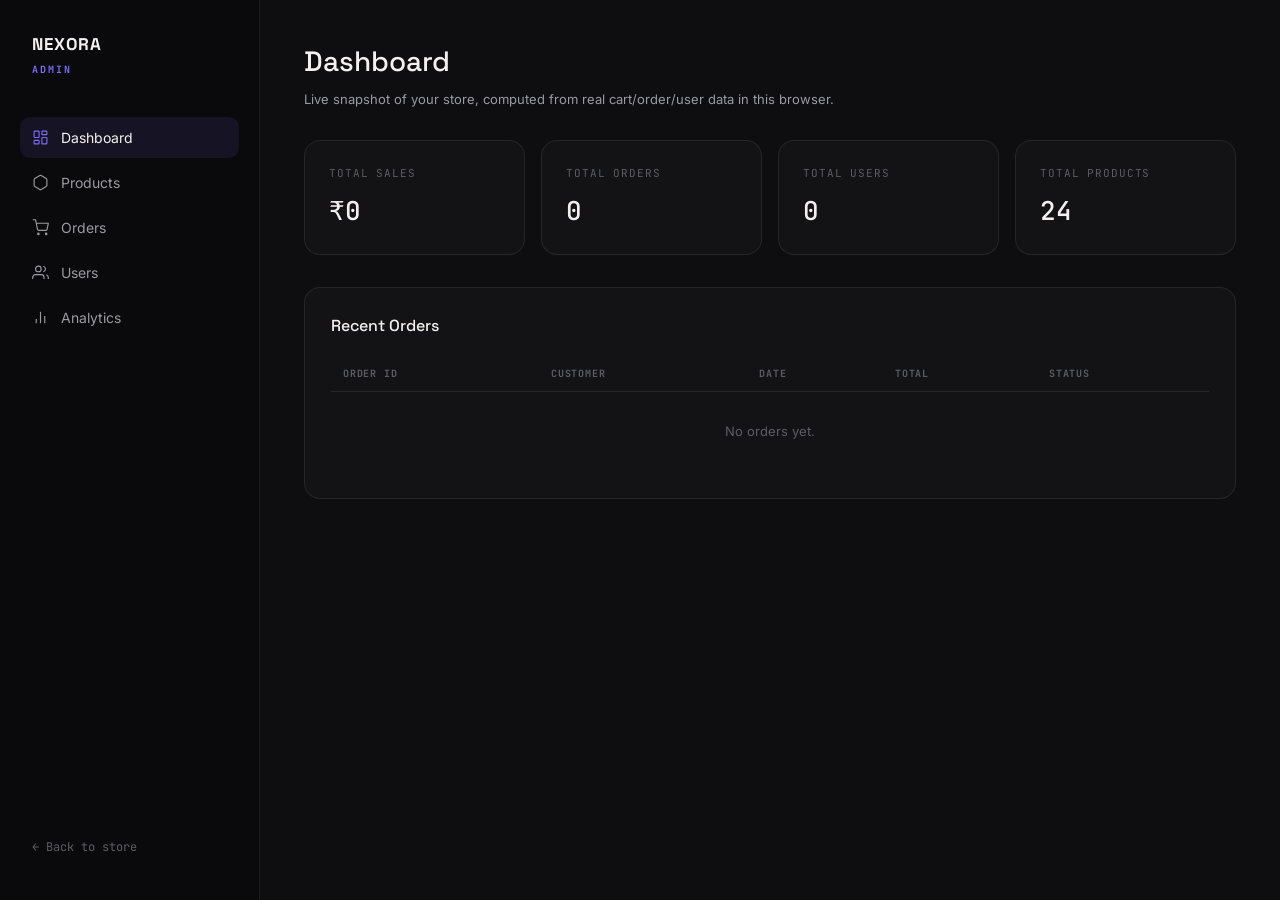
<file: admin.html>
<!DOCTYPE html>
<html lang="en">
<head>
<meta charset="UTF-8">
<meta name="viewport" content="width=device-width, initial-scale=1.0">
<title>Admin — NEXORA</title>

<link rel="preconnect" href="https://fonts.googleapis.com">
<link rel="preconnect" href="https://fonts.gstatic.com" crossorigin>
<link href="https://fonts.googleapis.com/css2?family=Space+Grotesk:wght@400;500;600;700&family=Inter:wght@300;400;500;600&family=JetBrains+Mono:wght@400;500&display=swap" rel="stylesheet">

<link rel="stylesheet" href="css/style.css">
<link rel="stylesheet" href="css/admin.css">
</head>
<body class="admin-body">

<div class="admin-shell">

  <!-- SIDEBAR -->
  <aside class="admin-sidebar">
    <a href="index.html" class="admin-logo">NEXORA<span>ADMIN</span></a>

    <nav class="admin-nav">
      <button class="admin-nav-link active" data-section="dashboard">
        <svg width="17" height="17" viewBox="0 0 24 24" fill="none" stroke="currentColor" stroke-width="1.6"><rect x="3" y="3" width="7" height="9" rx="1"/><rect x="14" y="3" width="7" height="5" rx="1"/><rect x="14" y="12" width="7" height="9" rx="1"/><rect x="3" y="16" width="7" height="5" rx="1"/></svg>
        <span>Dashboard</span>
      </button>
      <button class="admin-nav-link" data-section="products">
        <svg width="17" height="17" viewBox="0 0 24 24" fill="none" stroke="currentColor" stroke-width="1.6"><path d="M21 16V8a2 2 0 0 0-1-1.73l-7-4a2 2 0 0 0-2 0l-7 4A2 2 0 0 0 3 8v8a2 2 0 0 0 1 1.73l7 4a2 2 0 0 0 2 0l7-4A2 2 0 0 0 21 16z"/></svg>
        <span>Products</span>
      </button>
      <button class="admin-nav-link" data-section="orders">
        <svg width="17" height="17" viewBox="0 0 24 24" fill="none" stroke="currentColor" stroke-width="1.6"><circle cx="9" cy="21" r="1"/><circle cx="20" cy="21" r="1"/><path d="M1 1h4l2.7 13.4a2 2 0 0 0 2 1.6h9.7a2 2 0 0 0 2-1.6L23 6H6"/></svg>
        <span>Orders</span>
      </button>
      <button class="admin-nav-link" data-section="users">
        <svg width="17" height="17" viewBox="0 0 24 24" fill="none" stroke="currentColor" stroke-width="1.6"><path d="M17 21v-2a4 4 0 0 0-4-4H5a4 4 0 0 0-4 4v2"/><circle cx="9" cy="7" r="4"/><path d="M23 21v-2a4 4 0 0 0-3-3.87"/><path d="M16 3.13a4 4 0 0 1 0 7.75"/></svg>
        <span>Users</span>
      </button>
      <button class="admin-nav-link" data-section="analytics">
        <svg width="17" height="17" viewBox="0 0 24 24" fill="none" stroke="currentColor" stroke-width="1.6"><path d="M18 20V10"/><path d="M12 20V4"/><path d="M6 20v-6"/></svg>
        <span>Analytics</span>
      </button>
    </nav>

    <a href="index.html" class="admin-exit">← Back to store</a>
  </aside>

  <!-- MAIN CONTENT -->
  <main class="admin-main">

    <!-- ============ DASHBOARD ============ -->
    <section class="admin-section active" id="section-dashboard">
      <div class="admin-header">
        <h1>Dashboard</h1>
        <p>Live snapshot of your store, computed from real cart/order/user data in this browser.</p>
      </div>

      <div class="admin-cards">
        <div class="admin-card">
          <span class="admin-card-label">Total Sales</span>
          <span class="admin-card-value" id="cardSales">₹0</span>
        </div>
        <div class="admin-card">
          <span class="admin-card-label">Total Orders</span>
          <span class="admin-card-value" id="cardOrders">0</span>
        </div>
        <div class="admin-card">
          <span class="admin-card-label">Total Users</span>
          <span class="admin-card-value" id="cardUsers">0</span>
        </div>
        <div class="admin-card">
          <span class="admin-card-label">Total Products</span>
          <span class="admin-card-value" id="cardProducts">0</span>
        </div>
      </div>

      <div class="admin-panel">
        <h3>Recent Orders</h3>
        <div class="table-wrap">
          <table class="admin-table" id="recentOrdersTable">
            <thead><tr><th>Order ID</th><th>Customer</th><th>Date</th><th>Total</th><th>Status</th></tr></thead>
            <tbody></tbody>
          </table>
        </div>
      </div>
    </section>

    <!-- ============ PRODUCTS ============ -->
    <section class="admin-section" id="section-products">
      <div class="admin-header">
        <h1>Products</h1>
        <p>Manage your catalog. New/edited products are saved in this browser (demo storage).</p>
      </div>

      <div class="admin-toolbar">
        <span class="admin-toolbar-count" id="productCount">0 products</span>
        <button class="btn btn-primary" id="addProductBtn"><span>+ ADD PRODUCT</span></button>
      </div>

      <div class="admin-panel">
        <div class="table-wrap">
          <table class="admin-table" id="productsTable">
            <thead><tr><th></th><th>Name</th><th>Category</th><th>Brand</th><th>Price</th><th>Rating</th><th></th></tr></thead>
            <tbody></tbody>
          </table>
        </div>
      </div>
    </section>

    <!-- ============ ORDERS ============ -->
    <section class="admin-section" id="section-orders">
      <div class="admin-header">
        <h1>Orders</h1>
        <p>All orders placed through checkout. Updating status here reflects on the customer's Orders page.</p>
      </div>

      <div class="admin-panel">
        <div class="table-wrap">
          <table class="admin-table" id="ordersTable">
            <thead><tr><th>Order ID</th><th>Customer</th><th>Date</th><th>Items</th><th>Total</th><th>Payment</th><th>Status</th></tr></thead>
            <tbody></tbody>
          </table>
        </div>
      </div>
    </section>

    <!-- ============ USERS ============ -->
    <section class="admin-section" id="section-users">
      <div class="admin-header">
        <h1>Users</h1>
        <p>Everyone who has registered an account in this browser.</p>
      </div>

      <div class="admin-panel">
        <div class="table-wrap">
          <table class="admin-table" id="usersTable">
            <thead><tr><th>Name</th><th>Email</th><th>Joined</th><th>Orders</th></tr></thead>
            <tbody></tbody>
          </table>
        </div>
      </div>
    </section>

    <!-- ============ ANALYTICS ============ -->
    <section class="admin-section" id="section-analytics">
      <div class="admin-header">
        <h1>Analytics</h1>
        <p>Quick breakdowns based on current order data.</p>
      </div>

      <div class="analytics-grid">
        <div class="admin-panel">
          <h3>Units Sold by Category</h3>
          <div class="bar-chart" id="categoryChart"></div>
        </div>
        <div class="admin-panel">
          <h3>Top Products</h3>
          <div class="bar-chart" id="topProductsChart"></div>
        </div>
      </div>
    </section>

  </main>
</div>

<!-- PRODUCT MODAL -->
<div class="admin-modal-overlay" id="productModalOverlay">
  <div class="admin-modal">
    <div class="admin-modal-head">
      <h3 id="productModalTitle">Add Product</h3>
      <button class="admin-modal-close" id="closeProductModal">✕</button>
    </div>
    <form id="productForm">
      <input type="hidden" id="pfId">
      <div class="admin-form-grid">
        <div class="field field-full">
          <label>Product Name</label>
          <input type="text" id="pfName" required>
        </div>
        <div class="field">
          <label>Category</label>
          <select id="pfCategory" required>
            <option>Sneakers</option>
            <option>Watches</option>
            <option>Headphones</option>
            <option>Smartphones</option>
            <option>Gaming</option>
            <option>Accessories</option>
          </select>
        </div>
        <div class="field">
          <label>Brand</label>
          <input type="text" id="pfBrand" required>
        </div>
        <div class="field">
          <label>Price (₹)</label>
          <input type="number" id="pfPrice" required min="0">
        </div>
        <div class="field">
          <label>Old Price (₹)</label>
          <input type="number" id="pfOldPrice" min="0">
        </div>
        <div class="field field-full">
          <label>Image URL</label>
          <input type="text" id="pfImage" placeholder="https://...">
        </div>
        <div class="field field-full">
          <label>Description</label>
          <input type="text" id="pfDescription">
        </div>
      </div>
      <div class="admin-modal-actions">
        <button type="button" class="btn btn-ghost" id="cancelProductModal"><span>CANCEL</span></button>
        <button type="submit" class="btn btn-primary"><span id="pfSubmitLabel">SAVE PRODUCT</span></button>
      </div>
    </form>
  </div>
</div>

<div class="toast" id="toast"></div>

<script src="js/products.js"></script>
<script src="js/admin.js"></script>
</body>
</html>
</file>
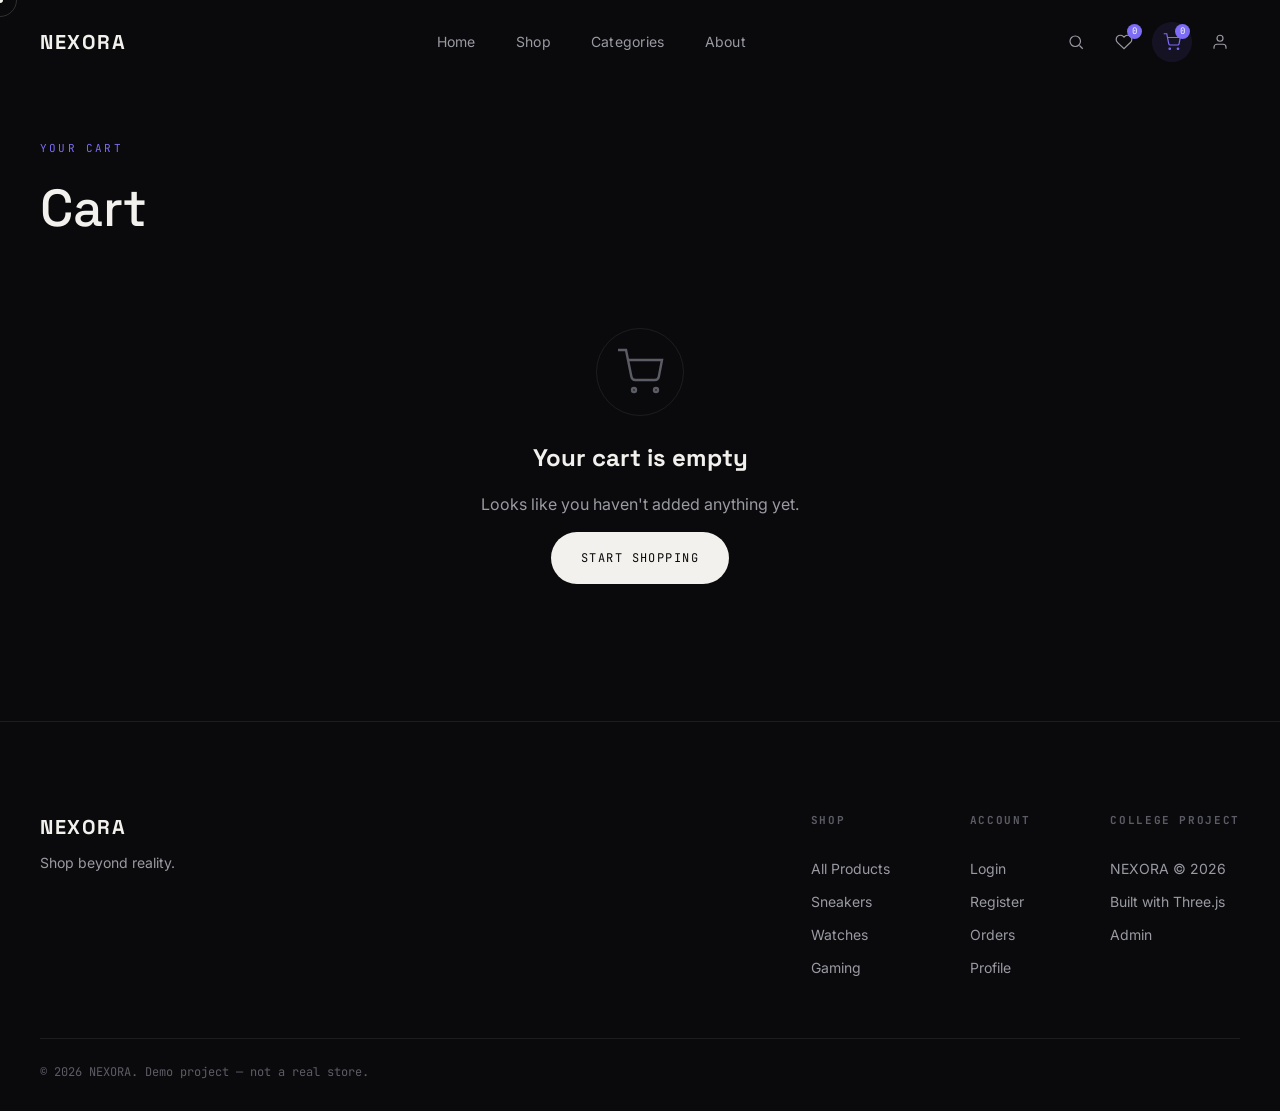
<file: cart.html>
<!DOCTYPE html>
<html lang="en">
<head>
<meta charset="UTF-8">
<meta name="viewport" content="width=device-width, initial-scale=1.0">
<title>Cart — NEXORA</title>

<link rel="preconnect" href="https://fonts.googleapis.com">
<link rel="preconnect" href="https://fonts.gstatic.com" crossorigin>
<link href="https://fonts.googleapis.com/css2?family=Space+Grotesk:wght@400;500;600;700&family=Inter:wght@300;400;500;600&family=JetBrains+Mono:wght@400;500&display=swap" rel="stylesheet">

<link rel="stylesheet" href="css/style.css">
<link rel="stylesheet" href="css/cart.css">
</head>
<body>

<div class="cursor-dot" id="cursorDot"></div>
<div class="cursor-ring" id="cursorRing"></div>

<header class="navbar" id="navbar">
  <div class="nav-inner">
    <a href="index.html" class="logo">NEXORA</a>
    <nav class="nav-links" id="navLinks">
      <a href="index.html" class="nav-link">Home</a>
      <a href="shop.html" class="nav-link">Shop</a>
      <a href="shop.html#categories" class="nav-link">Categories</a>
      <a href="index.html#about" class="nav-link">About</a>
    </nav>
    <div class="nav-actions">
      <button class="icon-btn" id="searchBtn" aria-label="Search">
        <svg width="18" height="18" viewBox="0 0 24 24" fill="none" stroke="currentColor" stroke-width="1.6"><circle cx="11" cy="11" r="7"/><line x1="21" y1="21" x2="16.65" y2="16.65"/></svg>
      </button>
      <a href="wishlist.html" class="icon-btn" aria-label="Wishlist">
        <svg width="18" height="18" viewBox="0 0 24 24" fill="none" stroke="currentColor" stroke-width="1.6"><path d="M20.8 4.6a5.5 5.5 0 0 0-7.8 0L12 5.6l-1-1a5.5 5.5 0 0 0-7.8 7.8l1 1L12 21l7.8-7.6 1-1a5.5 5.5 0 0 0 0-7.8z"/></svg>
        <span class="badge" id="wishlistBadge">0</span>
      </a>
      <a href="cart.html" class="icon-btn active" aria-label="Cart">
        <svg width="18" height="18" viewBox="0 0 24 24" fill="none" stroke="currentColor" stroke-width="1.6"><circle cx="9" cy="21" r="1"/><circle cx="20" cy="21" r="1"/><path d="M1 1h4l2.7 13.4a2 2 0 0 0 2 1.6h9.7a2 2 0 0 0 2-1.6L23 6H6"/></svg>
        <span class="badge" id="cartBadge">0</span>
      </a>
      <a href="login.html" class="icon-btn" aria-label="Account">
        <svg width="18" height="18" viewBox="0 0 24 24" fill="none" stroke="currentColor" stroke-width="1.6"><path d="M20 21v-2a4 4 0 0 0-4-4H8a4 4 0 0 0-4 4v2"/><circle cx="12" cy="7" r="4"/></svg>
      </a>
      <button class="hamburger" id="hamburger" aria-label="Menu"><span></span><span></span><span></span></button>
    </div>
  </div>
  <div class="search-overlay" id="searchOverlay">
    <input type="text" placeholder="Search products, categories..." id="searchInput" autocomplete="off">
    <button class="icon-btn" id="closeSearch">✕</button>
  </div>
</header>

<div class="mobile-menu" id="mobileMenu">
  <a href="index.html">Home</a>
  <a href="shop.html">Shop</a>
  <a href="shop.html#categories">Categories</a>
  <a href="index.html#about">About</a>
  <a href="cart.html">Cart</a>
  <a href="wishlist.html">Wishlist</a>
  <a href="login.html">Account</a>
</div>

<section class="cart-header">
  <p class="eyebrow">YOUR CART</p>
  <h1 id="cartTitle">Cart</h1>
</section>

<!-- EMPTY STATE -->
<div class="cart-empty" id="cartEmpty" style="display:none;">
  <div class="empty-icon">
    <svg width="48" height="48" viewBox="0 0 24 24" fill="none" stroke="currentColor" stroke-width="1.2"><circle cx="9" cy="21" r="1"/><circle cx="20" cy="21" r="1"/><path d="M1 1h4l2.7 13.4a2 2 0 0 0 2 1.6h9.7a2 2 0 0 0 2-1.6L23 6H6"/></svg>
  </div>
  <h2>Your cart is empty</h2>
  <p>Looks like you haven't added anything yet.</p>
  <a href="shop.html" class="btn btn-primary magnetic"><span>START SHOPPING</span></a>
</div>

<!-- CART LAYOUT -->
<div class="cart-layout" id="cartLayout" style="display:none;">
  <div class="cart-items" id="cartItems"></div>

  <aside class="cart-summary">
    <h3>Order Summary</h3>
    <div class="summary-row">
      <span>Subtotal</span>
      <span id="sumSubtotal">₹0</span>
    </div>
    <div class="summary-row discount-row">
      <span>You saved</span>
      <span id="sumDiscount">₹0</span>
    </div>
    <div class="summary-row">
      <span>Shipping</span>
      <span id="sumShipping">₹0</span>
    </div>
    <div class="summary-divider"></div>
    <div class="summary-row total-row">
      <span>Total</span>
      <span id="sumTotal">₹0</span>
    </div>
    <p class="shipping-note" id="shippingNote"></p>
    <a href="checkout.html" class="btn btn-primary magnetic checkout-btn"><span>CHECKOUT</span></a>
    <button class="clear-cart-btn" id="clearCartBtn">Clear cart</button>
  </aside>
</div>

<div class="toast" id="toast"></div>

<footer class="footer">
  <div class="footer-top">
    <div class="footer-brand">
      <div class="logo">NEXORA</div>
      <p>Shop beyond reality.</p>
    </div>
    <div class="footer-cols">
      <div class="footer-col">
        <h4>Shop</h4>
        <a href="shop.html">All Products</a>
        <a href="shop.html?category=Sneakers">Sneakers</a>
        <a href="shop.html?category=Watches">Watches</a>
        <a href="shop.html?category=Gaming">Gaming</a>
      </div>
      <div class="footer-col">
        <h4>Account</h4>
        <a href="login.html">Login</a>
        <a href="register.html">Register</a>
        <a href="orders.html">Orders</a>
        <a href="profile.html">Profile</a>
      </div>
      <div class="footer-col">
        <h4>College Project</h4>
        <a href="#">NEXORA © 2026</a>
        <a href="#">Built with Three.js</a>
        <a href="admin.html">Admin</a>
      </div>
    </div>
  </div>
  <div class="footer-bottom"><span>© 2026 NEXORA. Demo project — not a real store.</span></div>
</footer>

<script src="js/products.js"></script>
<script src="js/main.js"></script>
<script src="js/cart.js"></script>
</body>
</html>
</file>
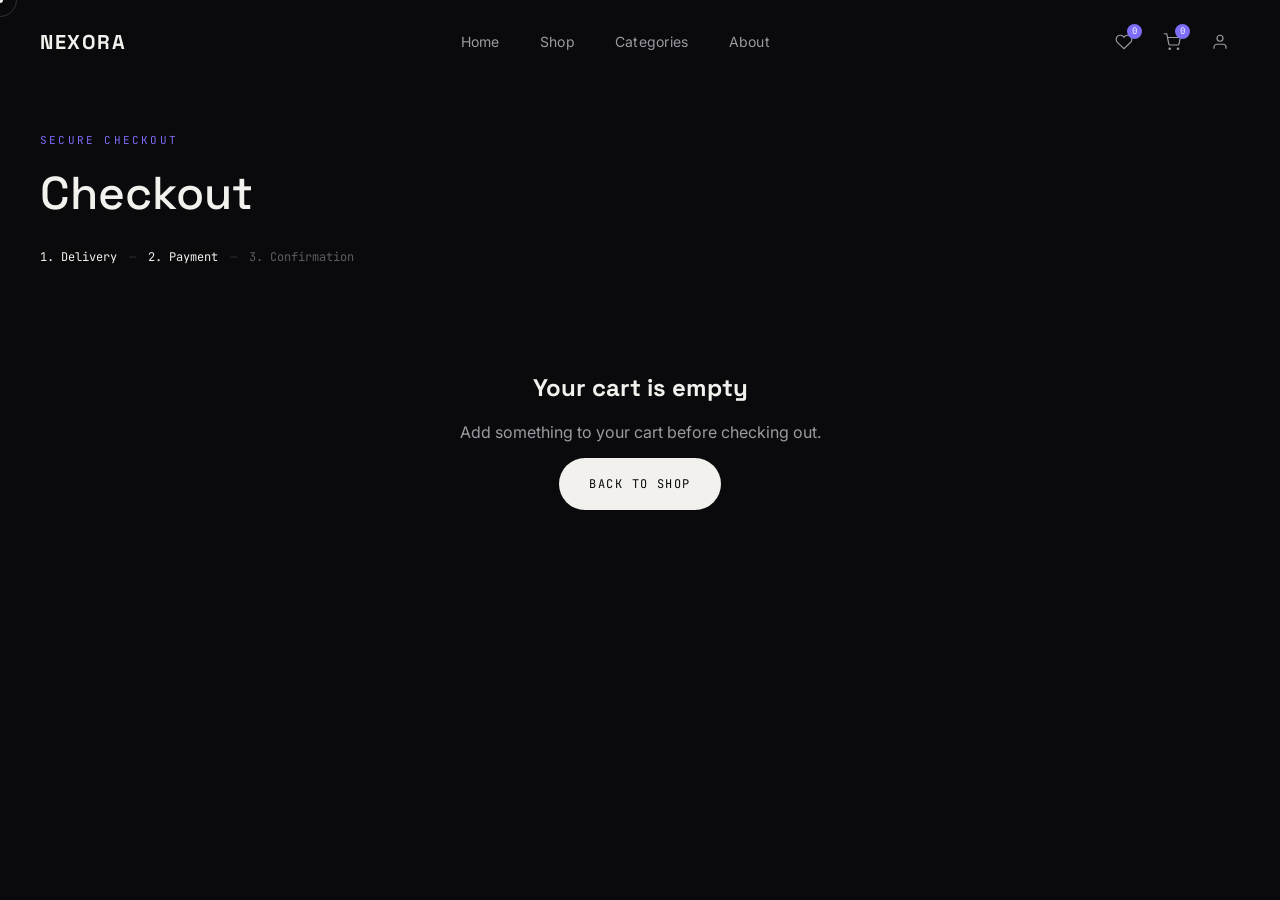
<file: checkout.html>
<!DOCTYPE html>
<html lang="en">
<head>
<meta charset="UTF-8">
<meta name="viewport" content="width=device-width, initial-scale=1.0">
<title>Checkout — NEXORA</title>

<link rel="preconnect" href="https://fonts.googleapis.com">
<link rel="preconnect" href="https://fonts.gstatic.com" crossorigin>
<link href="https://fonts.googleapis.com/css2?family=Space+Grotesk:wght@400;500;600;700&family=Inter:wght@300;400;500;600&family=JetBrains+Mono:wght@400;500&display=swap" rel="stylesheet">

<link rel="stylesheet" href="css/style.css">
<link rel="stylesheet" href="css/checkout.css">
</head>
<body>

<div class="cursor-dot" id="cursorDot"></div>
<div class="cursor-ring" id="cursorRing"></div>

<header class="navbar" id="navbar">
  <div class="nav-inner">
    <a href="index.html" class="logo">NEXORA</a>
    <nav class="nav-links" id="navLinks">
      <a href="index.html" class="nav-link">Home</a>
      <a href="shop.html" class="nav-link">Shop</a>
      <a href="shop.html#categories" class="nav-link">Categories</a>
      <a href="index.html#about" class="nav-link">About</a>
    </nav>
    <div class="nav-actions">
      <a href="wishlist.html" class="icon-btn" aria-label="Wishlist">
        <svg width="18" height="18" viewBox="0 0 24 24" fill="none" stroke="currentColor" stroke-width="1.6"><path d="M20.8 4.6a5.5 5.5 0 0 0-7.8 0L12 5.6l-1-1a5.5 5.5 0 0 0-7.8 7.8l1 1L12 21l7.8-7.6 1-1a5.5 5.5 0 0 0 0-7.8z"/></svg>
        <span class="badge" id="wishlistBadge">0</span>
      </a>
      <a href="cart.html" class="icon-btn" aria-label="Cart">
        <svg width="18" height="18" viewBox="0 0 24 24" fill="none" stroke="currentColor" stroke-width="1.6"><circle cx="9" cy="21" r="1"/><circle cx="20" cy="21" r="1"/><path d="M1 1h4l2.7 13.4a2 2 0 0 0 2 1.6h9.7a2 2 0 0 0 2-1.6L23 6H6"/></svg>
        <span class="badge" id="cartBadge">0</span>
      </a>
      <a href="login.html" class="icon-btn" aria-label="Account">
        <svg width="18" height="18" viewBox="0 0 24 24" fill="none" stroke="currentColor" stroke-width="1.6"><path d="M20 21v-2a4 4 0 0 0-4-4H8a4 4 0 0 0-4 4v2"/><circle cx="12" cy="7" r="4"/></svg>
      </a>
    </div>
  </div>
</header>

<section class="checkout-header">
  <p class="eyebrow">SECURE CHECKOUT</p>
  <h1>Checkout</h1>
  <div class="checkout-steps">
    <span class="step active">1. Delivery</span>
    <span class="step-sep">—</span>
    <span class="step active">2. Payment</span>
    <span class="step-sep">—</span>
    <span class="step">3. Confirmation</span>
  </div>
</section>

<!-- EMPTY CART GUARD -->
<div class="checkout-empty" id="checkoutEmpty" style="display:none;">
  <h2>Your cart is empty</h2>
  <p>Add something to your cart before checking out.</p>
  <a href="shop.html" class="btn btn-primary magnetic"><span>BACK TO SHOP</span></a>
</div>

<!-- CHECKOUT LAYOUT -->
<div class="checkout-layout" id="checkoutLayout">

  <form class="checkout-form" id="checkoutForm" novalidate>

    <!-- DELIVERY INFORMATION -->
    <div class="checkout-section">
      <h3>Delivery Information</h3>
      <div class="form-grid">
        <div class="field">
          <label for="fullName">Name</label>
          <input type="text" id="fullName" required>
          <span class="field-error" id="fullNameError"></span>
        </div>
        <div class="field">
          <label for="phone">Phone</label>
          <input type="tel" id="phone" required placeholder="10-digit mobile number">
          <span class="field-error" id="phoneError"></span>
        </div>
        <div class="field field-full">
          <label for="address">Address</label>
          <input type="text" id="address" required placeholder="House no., street, area">
          <span class="field-error" id="addressError"></span>
        </div>
        <div class="field">
          <label for="city">City</label>
          <input type="text" id="city" required>
          <span class="field-error" id="cityError"></span>
        </div>
        <div class="field">
          <label for="state">State</label>
          <input type="text" id="state" required>
          <span class="field-error" id="stateError"></span>
        </div>
        <div class="field">
          <label for="pincode">Pincode</label>
          <input type="text" id="pincode" required placeholder="6-digit pincode" maxlength="6">
          <span class="field-error" id="pincodeError"></span>
        </div>
      </div>
    </div>

    <!-- PAYMENT -->
    <div class="checkout-section">
      <h3>Payment</h3>
      <div class="payment-options">
        <label class="payment-card">
          <input type="radio" name="payment" value="UPI" checked>
          <div class="payment-card-body">
            <span class="payment-icon">📱</span>
            <span>UPI</span>
          </div>
        </label>
        <label class="payment-card">
          <input type="radio" name="payment" value="Card">
          <div class="payment-card-body">
            <span class="payment-icon">💳</span>
            <span>Credit / Debit Card</span>
          </div>
        </label>
        <label class="payment-card">
          <input type="radio" name="payment" value="COD">
          <div class="payment-card-body">
            <span class="payment-icon">💵</span>
            <span>Cash on Delivery</span>
          </div>
        </label>
      </div>

      <!-- UPI fields -->
      <div class="payment-detail" id="upiFields">
        <div class="field">
          <label for="upiId">UPI ID</label>
          <input type="text" id="upiId" placeholder="yourname@upi">
        </div>
      </div>

      <!-- Card fields -->
      <div class="payment-detail" id="cardFields" style="display:none;">
        <div class="form-grid">
          <div class="field field-full">
            <label for="cardNumber">Card Number</label>
            <input type="text" id="cardNumber" placeholder="1234 5678 9012 3456" maxlength="19">
          </div>
          <div class="field">
            <label for="cardExpiry">Expiry</label>
            <input type="text" id="cardExpiry" placeholder="MM/YY" maxlength="5">
          </div>
          <div class="field">
            <label for="cardCvv">CVV</label>
            <input type="text" id="cardCvv" placeholder="123" maxlength="3">
          </div>
        </div>
      </div>

      <p class="payment-note">This is a college demo — no real payment is processed.</p>
    </div>

  </form>

  <!-- ORDER SUMMARY -->
  <aside class="checkout-summary">
    <h3>Order Summary</h3>
    <div class="summary-items" id="summaryItems"></div>
    <div class="summary-divider"></div>
    <div class="summary-row"><span>Subtotal</span><span id="sumSubtotal">₹0</span></div>
    <div class="summary-row discount-row"><span>You saved</span><span id="sumDiscount">₹0</span></div>
    <div class="summary-row"><span>Shipping</span><span id="sumShipping">₹0</span></div>
    <div class="summary-divider"></div>
    <div class="summary-row total-row"><span>Total</span><span id="sumTotal">₹0</span></div>

    <button type="submit" form="checkoutForm" class="btn btn-primary magnetic place-order-btn" id="placeOrderBtn">
      <span>PLACE ORDER</span>
    </button>
  </aside>
</div>

<!-- ORDER CONFIRMATION OVERLAY -->
<div class="confirm-overlay" id="confirmOverlay">
  <div class="confirm-card">
    <div class="confirm-check">
      <svg width="40" height="40" viewBox="0 0 24 24" fill="none" stroke="currentColor" stroke-width="2.4"><polyline points="20 6 9 17 4 12"/></svg>
    </div>
    <h2>Order Placed!</h2>
    <p>Your order has been confirmed.</p>
    <div class="confirm-order-id" id="confirmOrderId"></div>
    <div class="confirm-actions">
      <a href="orders.html" class="btn btn-primary magnetic"><span>VIEW ORDERS</span></a>
      <a href="shop.html" class="btn btn-ghost magnetic"><span>CONTINUE SHOPPING</span></a>
    </div>
  </div>
</div>

<script src="https://cdnjs.cloudflare.com/ajax/libs/gsap/3.12.5/gsap.min.js"></script>
<script src="js/products.js"></script>
<script src="js/main.js"></script>
<script src="js/checkout.js"></script>
</body>
</html>
</file>
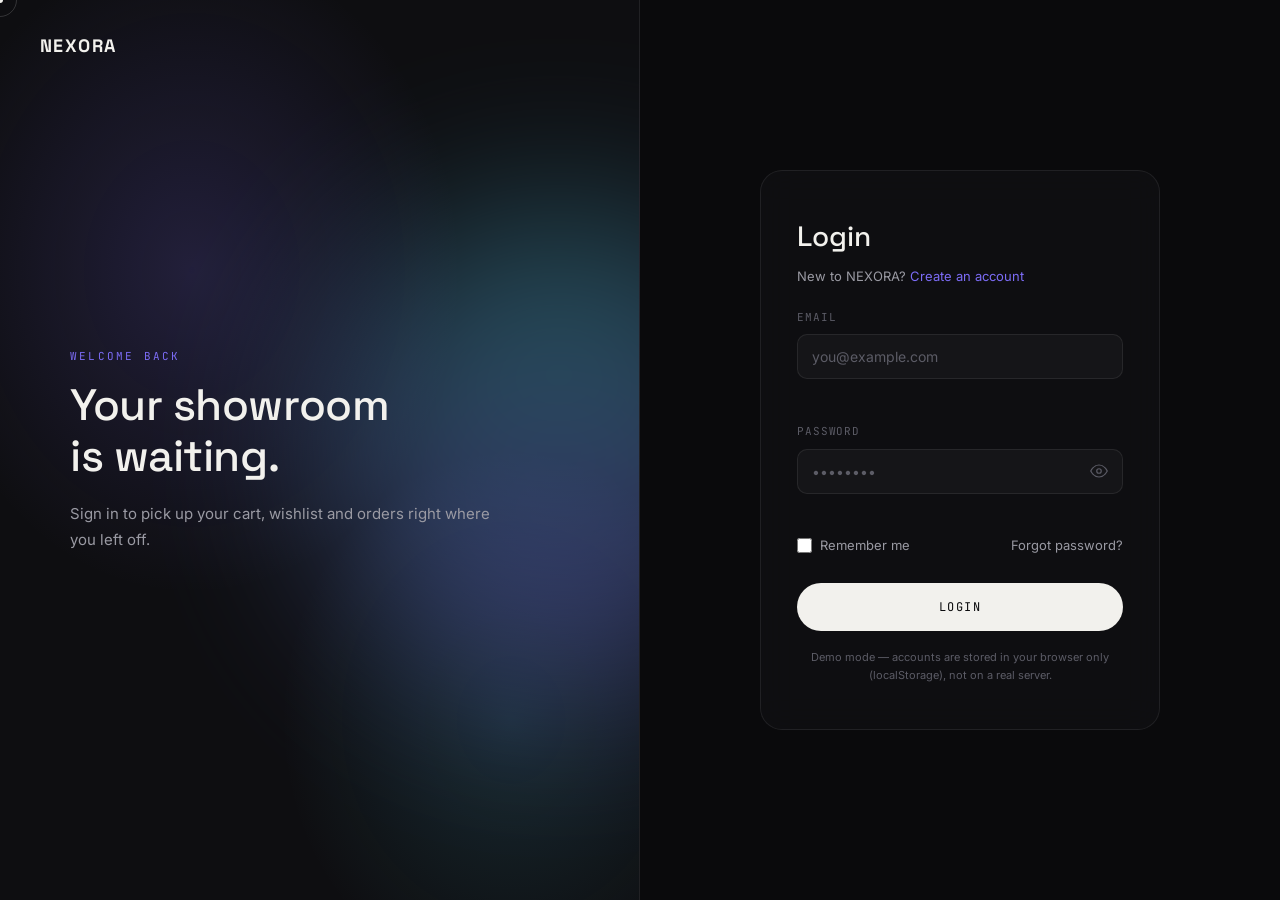
<file: login.html>
<!DOCTYPE html>
<html lang="en">
<head>
<meta charset="UTF-8">
<meta name="viewport" content="width=device-width, initial-scale=1.0">
<title>Login — NEXORA</title>

<link rel="preconnect" href="https://fonts.googleapis.com">
<link rel="preconnect" href="https://fonts.gstatic.com" crossorigin>
<link href="https://fonts.googleapis.com/css2?family=Space+Grotesk:wght@400;500;600;700&family=Inter:wght@300;400;500;600&family=JetBrains+Mono:wght@400;500&display=swap" rel="stylesheet">

<link rel="stylesheet" href="css/style.css">
<link rel="stylesheet" href="css/auth.css">
</head>
<body class="auth-body">

<div class="cursor-dot" id="cursorDot"></div>
<div class="cursor-ring" id="cursorRing"></div>

<a href="index.html" class="auth-logo">NEXORA</a>

<div class="auth-screen">

  <!-- LEFT VISUAL PANEL -->
  <div class="auth-visual">
    <div class="auth-orb"></div>
    <div class="auth-visual-text">
      <p class="eyebrow">WELCOME BACK</p>
      <h2>Your showroom<br>is waiting.</h2>
      <p class="auth-visual-sub">Sign in to pick up your cart, wishlist and orders right where you left off.</p>
    </div>
  </div>

  <!-- RIGHT FORM PANEL -->
  <div class="auth-form-panel">
    <div class="auth-card">
      <h1>Login</h1>
      <p class="auth-sub">New to NEXORA? <a href="register.html">Create an account</a></p>

      <form id="loginForm" novalidate>
        <div class="field">
          <label for="email">Email</label>
          <input type="email" id="email" name="email" placeholder="you@example.com" required autocomplete="email">
          <span class="field-error" id="emailError"></span>
        </div>

        <div class="field">
          <label for="password">Password</label>
          <div class="password-wrap">
            <input type="password" id="password" name="password" placeholder="••••••••" required autocomplete="current-password">
            <button type="button" class="toggle-password" data-target="password" aria-label="Show password">
              <svg width="18" height="18" viewBox="0 0 24 24" fill="none" stroke="currentColor" stroke-width="1.6"><path d="M1 12s4-8 11-8 11 8 11 8-4 8-11 8-11-8-11-8z"/><circle cx="12" cy="12" r="3"/></svg>
            </button>
          </div>
          <span class="field-error" id="passwordError"></span>
        </div>

        <div class="field-row">
          <label class="checkbox-row">
            <input type="checkbox" id="rememberMe">
            <span>Remember me</span>
          </label>
          <a href="#" class="forgot-link">Forgot password?</a>
        </div>

        <button type="submit" class="btn btn-primary auth-submit magnetic"><span>LOGIN</span></button>

        <p class="auth-demo-note">Demo mode — accounts are stored in your browser only (localStorage), not on a real server.</p>
      </form>
    </div>
  </div>
</div>

<div class="toast" id="toast"></div>

<script src="js/auth.js"></script>
<script src="js/main.js"></script>
</body>
</html>
</file>
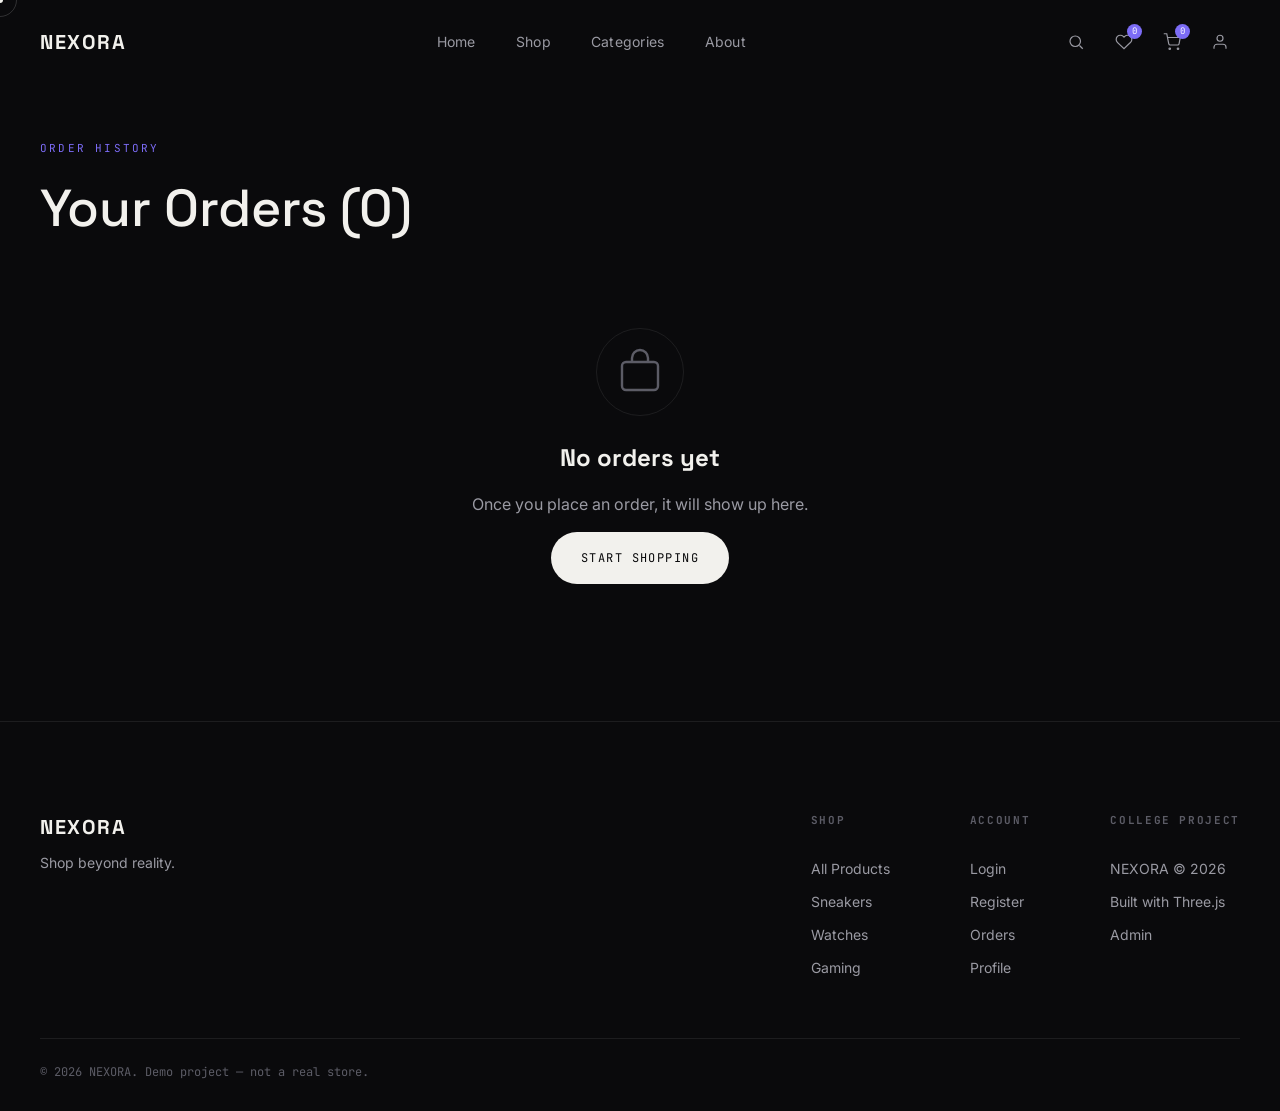
<file: orders.html>
<!DOCTYPE html>
<html lang="en">
<head>
<meta charset="UTF-8">
<meta name="viewport" content="width=device-width, initial-scale=1.0">
<title>Orders — NEXORA</title>

<link rel="preconnect" href="https://fonts.googleapis.com">
<link rel="preconnect" href="https://fonts.gstatic.com" crossorigin>
<link href="https://fonts.googleapis.com/css2?family=Space+Grotesk:wght@400;500;600;700&family=Inter:wght@300;400;500;600&family=JetBrains+Mono:wght@400;500&display=swap" rel="stylesheet">

<link rel="stylesheet" href="css/style.css">
<link rel="stylesheet" href="css/orders.css">
</head>
<body>

<div class="cursor-dot" id="cursorDot"></div>
<div class="cursor-ring" id="cursorRing"></div>

<header class="navbar" id="navbar">
  <div class="nav-inner">
    <a href="index.html" class="logo">NEXORA</a>
    <nav class="nav-links" id="navLinks">
      <a href="index.html" class="nav-link">Home</a>
      <a href="shop.html" class="nav-link">Shop</a>
      <a href="shop.html#categories" class="nav-link">Categories</a>
      <a href="index.html#about" class="nav-link">About</a>
    </nav>
    <div class="nav-actions">
      <button class="icon-btn" id="searchBtn" aria-label="Search">
        <svg width="18" height="18" viewBox="0 0 24 24" fill="none" stroke="currentColor" stroke-width="1.6"><circle cx="11" cy="11" r="7"/><line x1="21" y1="21" x2="16.65" y2="16.65"/></svg>
      </button>
      <a href="wishlist.html" class="icon-btn" aria-label="Wishlist">
        <svg width="18" height="18" viewBox="0 0 24 24" fill="none" stroke="currentColor" stroke-width="1.6"><path d="M20.8 4.6a5.5 5.5 0 0 0-7.8 0L12 5.6l-1-1a5.5 5.5 0 0 0-7.8 7.8l1 1L12 21l7.8-7.6 1-1a5.5 5.5 0 0 0 0-7.8z"/></svg>
        <span class="badge" id="wishlistBadge">0</span>
      </a>
      <a href="cart.html" class="icon-btn" aria-label="Cart">
        <svg width="18" height="18" viewBox="0 0 24 24" fill="none" stroke="currentColor" stroke-width="1.6"><circle cx="9" cy="21" r="1"/><circle cx="20" cy="21" r="1"/><path d="M1 1h4l2.7 13.4a2 2 0 0 0 2 1.6h9.7a2 2 0 0 0 2-1.6L23 6H6"/></svg>
        <span class="badge" id="cartBadge">0</span>
      </a>
      <a href="login.html" class="icon-btn" aria-label="Account">
        <svg width="18" height="18" viewBox="0 0 24 24" fill="none" stroke="currentColor" stroke-width="1.6"><path d="M20 21v-2a4 4 0 0 0-4-4H8a4 4 0 0 0-4 4v2"/><circle cx="12" cy="7" r="4"/></svg>
      </a>
      <button class="hamburger" id="hamburger" aria-label="Menu"><span></span><span></span><span></span></button>
    </div>
  </div>
  <div class="search-overlay" id="searchOverlay">
    <input type="text" placeholder="Search products, categories..." id="searchInput" autocomplete="off">
    <button class="icon-btn" id="closeSearch">✕</button>
  </div>
</header>

<div class="mobile-menu" id="mobileMenu">
  <a href="index.html">Home</a>
  <a href="shop.html">Shop</a>
  <a href="shop.html#categories">Categories</a>
  <a href="index.html#about">About</a>
  <a href="cart.html">Cart</a>
  <a href="wishlist.html">Wishlist</a>
  <a href="login.html">Account</a>
</div>

<section class="orders-header">
  <p class="eyebrow">ORDER HISTORY</p>
  <h1 id="ordersTitle">Your Orders</h1>
</section>

<!-- EMPTY STATE -->
<div class="orders-empty" id="ordersEmpty" style="display:none;">
  <div class="empty-icon">
    <svg width="48" height="48" viewBox="0 0 24 24" fill="none" stroke="currentColor" stroke-width="1.2"><rect x="3" y="7" width="18" height="14" rx="2"/><path d="M8 7V5a4 4 0 0 1 8 0v2"/></svg>
  </div>
  <h2>No orders yet</h2>
  <p>Once you place an order, it will show up here.</p>
  <a href="shop.html" class="btn btn-primary magnetic"><span>START SHOPPING</span></a>
</div>

<!-- ORDERS LIST -->
<div class="orders-list" id="ordersList"></div>

<footer class="footer">
  <div class="footer-top">
    <div class="footer-brand">
      <div class="logo">NEXORA</div>
      <p>Shop beyond reality.</p>
    </div>
    <div class="footer-cols">
      <div class="footer-col">
        <h4>Shop</h4>
        <a href="shop.html">All Products</a>
        <a href="shop.html?category=Sneakers">Sneakers</a>
        <a href="shop.html?category=Watches">Watches</a>
        <a href="shop.html?category=Gaming">Gaming</a>
      </div>
      <div class="footer-col">
        <h4>Account</h4>
        <a href="login.html">Login</a>
        <a href="register.html">Register</a>
        <a href="orders.html">Orders</a>
        <a href="profile.html">Profile</a>
      </div>
      <div class="footer-col">
        <h4>College Project</h4>
        <a href="#">NEXORA © 2026</a>
        <a href="#">Built with Three.js</a>
        <a href="admin.html">Admin</a>
      </div>
    </div>
  </div>
  <div class="footer-bottom"><span>© 2026 NEXORA. Demo project — not a real store.</span></div>
</footer>

<script src="js/products.js"></script>
<script src="js/main.js"></script>
<script src="js/orders.js"></script>
</body>
</html>
</file>
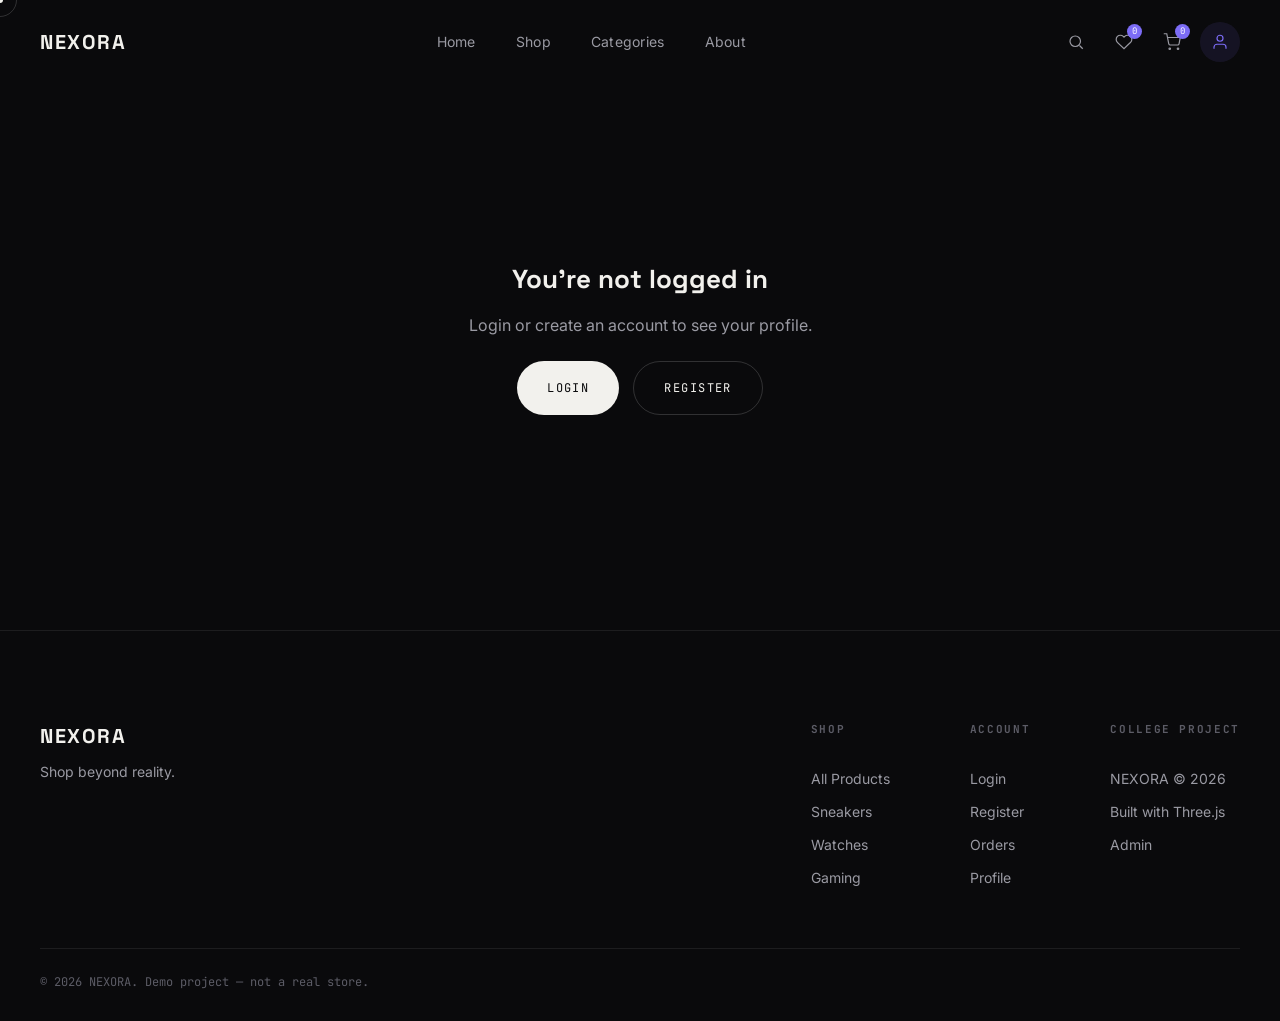
<file: profile.html>
<!DOCTYPE html>
<html lang="en">
<head>
<meta charset="UTF-8">
<meta name="viewport" content="width=device-width, initial-scale=1.0">
<title>Profile — NEXORA</title>

<link rel="preconnect" href="https://fonts.googleapis.com">
<link rel="preconnect" href="https://fonts.gstatic.com" crossorigin>
<link href="https://fonts.googleapis.com/css2?family=Space+Grotesk:wght@400;500;600;700&family=Inter:wght@300;400;500;600&family=JetBrains+Mono:wght@400;500&display=swap" rel="stylesheet">

<link rel="stylesheet" href="css/style.css">
<link rel="stylesheet" href="css/profile.css">
</head>
<body>

<div class="cursor-dot" id="cursorDot"></div>
<div class="cursor-ring" id="cursorRing"></div>

<header class="navbar" id="navbar">
  <div class="nav-inner">
    <a href="index.html" class="logo">NEXORA</a>
    <nav class="nav-links" id="navLinks">
      <a href="index.html" class="nav-link">Home</a>
      <a href="shop.html" class="nav-link">Shop</a>
      <a href="shop.html#categories" class="nav-link">Categories</a>
      <a href="index.html#about" class="nav-link">About</a>
    </nav>
    <div class="nav-actions">
      <button class="icon-btn" id="searchBtn" aria-label="Search">
        <svg width="18" height="18" viewBox="0 0 24 24" fill="none" stroke="currentColor" stroke-width="1.6"><circle cx="11" cy="11" r="7"/><line x1="21" y1="21" x2="16.65" y2="16.65"/></svg>
      </button>
      <a href="wishlist.html" class="icon-btn" aria-label="Wishlist">
        <svg width="18" height="18" viewBox="0 0 24 24" fill="none" stroke="currentColor" stroke-width="1.6"><path d="M20.8 4.6a5.5 5.5 0 0 0-7.8 0L12 5.6l-1-1a5.5 5.5 0 0 0-7.8 7.8l1 1L12 21l7.8-7.6 1-1a5.5 5.5 0 0 0 0-7.8z"/></svg>
        <span class="badge" id="wishlistBadge">0</span>
      </a>
      <a href="cart.html" class="icon-btn" aria-label="Cart">
        <svg width="18" height="18" viewBox="0 0 24 24" fill="none" stroke="currentColor" stroke-width="1.6"><circle cx="9" cy="21" r="1"/><circle cx="20" cy="21" r="1"/><path d="M1 1h4l2.7 13.4a2 2 0 0 0 2 1.6h9.7a2 2 0 0 0 2-1.6L23 6H6"/></svg>
        <span class="badge" id="cartBadge">0</span>
      </a>
      <a href="profile.html" class="icon-btn active" aria-label="Account">
        <svg width="18" height="18" viewBox="0 0 24 24" fill="none" stroke="currentColor" stroke-width="1.6"><path d="M20 21v-2a4 4 0 0 0-4-4H8a4 4 0 0 0-4 4v2"/><circle cx="12" cy="7" r="4"/></svg>
      </a>
      <button class="hamburger" id="hamburger" aria-label="Menu"><span></span><span></span><span></span></button>
    </div>
  </div>
</header>

<div class="mobile-menu" id="mobileMenu">
  <a href="index.html">Home</a>
  <a href="shop.html">Shop</a>
  <a href="shop.html#categories">Categories</a>
  <a href="index.html#about">About</a>
  <a href="cart.html">Cart</a>
  <a href="wishlist.html">Wishlist</a>
  <a href="profile.html">Account</a>
</div>

<!-- LOGGED OUT STATE -->
<div class="profile-guest" id="profileGuest" style="display:none;">
  <h2>You're not logged in</h2>
  <p>Login or create an account to see your profile.</p>
  <div class="guest-actions">
    <a href="login.html" class="btn btn-primary magnetic"><span>LOGIN</span></a>
    <a href="register.html" class="btn btn-ghost magnetic"><span>REGISTER</span></a>
  </div>
</div>

<!-- PROFILE ---------- -->
<section class="profile-page" id="profilePage" style="display:none;">

  <div class="profile-hero">
    <div class="profile-avatar" id="profileAvatar"></div>
    <div class="profile-hero-info">
      <h1 id="profileName">—</h1>
      <p id="profileEmail">—</p>
    </div>
    <button class="btn btn-ghost magnetic logout-btn" id="logoutBtn"><span>LOGOUT</span></button>
  </div>

  <div class="profile-stats">
    <div class="stat-card">
      <span class="stat-value" id="statOrders">0</span>
      <span class="stat-label">Orders</span>
    </div>
    <div class="stat-card">
      <span class="stat-value" id="statWishlist">0</span>
      <span class="stat-label">Wishlist</span>
    </div>
    <div class="stat-card">
      <span class="stat-value" id="statCart">0</span>
      <span class="stat-label">In Cart</span>
    </div>
    <div class="stat-card">
      <span class="stat-value" id="statSpent">₹0</span>
      <span class="stat-label">Total Spent</span>
    </div>
  </div>

  <div class="profile-details">
    <h3>Account Information</h3>
    <div class="detail-row">
      <span class="detail-label">Full Name</span>
      <span class="detail-value" id="detailName">—</span>
    </div>
    <div class="detail-row">
      <span class="detail-label">Email</span>
      <span class="detail-value" id="detailEmail">—</span>
    </div>
    <div class="detail-row">
      <span class="detail-label">Phone</span>
      <span class="detail-value" id="detailPhone">Not added yet</span>
    </div>
    <div class="detail-row">
      <span class="detail-label">Address</span>
      <span class="detail-value" id="detailAddress">Not added yet</span>
    </div>
    <p class="detail-hint">Phone and address are pulled from your most recent order, if any.</p>
  </div>

  <div class="profile-links">
    <a href="orders.html" class="profile-link-card">
      <span>View Orders</span>
      <svg width="16" height="16" viewBox="0 0 24 24" fill="none" stroke="currentColor" stroke-width="2"><line x1="5" y1="12" x2="19" y2="12"/><polyline points="12 5 19 12 12 19"/></svg>
    </a>
    <a href="wishlist.html" class="profile-link-card">
      <span>View Wishlist</span>
      <svg width="16" height="16" viewBox="0 0 24 24" fill="none" stroke="currentColor" stroke-width="2"><line x1="5" y1="12" x2="19" y2="12"/><polyline points="12 5 19 12 12 19"/></svg>
    </a>
    <a href="cart.html" class="profile-link-card">
      <span>View Cart</span>
      <svg width="16" height="16" viewBox="0 0 24 24" fill="none" stroke="currentColor" stroke-width="2"><line x1="5" y1="12" x2="19" y2="12"/><polyline points="12 5 19 12 12 19"/></svg>
    </a>
  </div>
</section>

<footer class="footer">
  <div class="footer-top">
    <div class="footer-brand">
      <div class="logo">NEXORA</div>
      <p>Shop beyond reality.</p>
    </div>
    <div class="footer-cols">
      <div class="footer-col">
        <h4>Shop</h4>
        <a href="shop.html">All Products</a>
        <a href="shop.html?category=Sneakers">Sneakers</a>
        <a href="shop.html?category=Watches">Watches</a>
        <a href="shop.html?category=Gaming">Gaming</a>
      </div>
      <div class="footer-col">
        <h4>Account</h4>
        <a href="login.html">Login</a>
        <a href="register.html">Register</a>
        <a href="orders.html">Orders</a>
        <a href="profile.html">Profile</a>
      </div>
      <div class="footer-col">
        <h4>College Project</h4>
        <a href="#">NEXORA © 2026</a>
        <a href="#">Built with Three.js</a>
        <a href="admin.html">Admin</a>
      </div>
    </div>
  </div>
  <div class="footer-bottom"><span>© 2026 NEXORA. Demo project — not a real store.</span></div>
</footer>

<script src="js/products.js"></script>
<script src="js/auth.js"></script>
<script src="js/main.js"></script>
<script src="js/profile.js"></script>
</body>
</html>
</file>
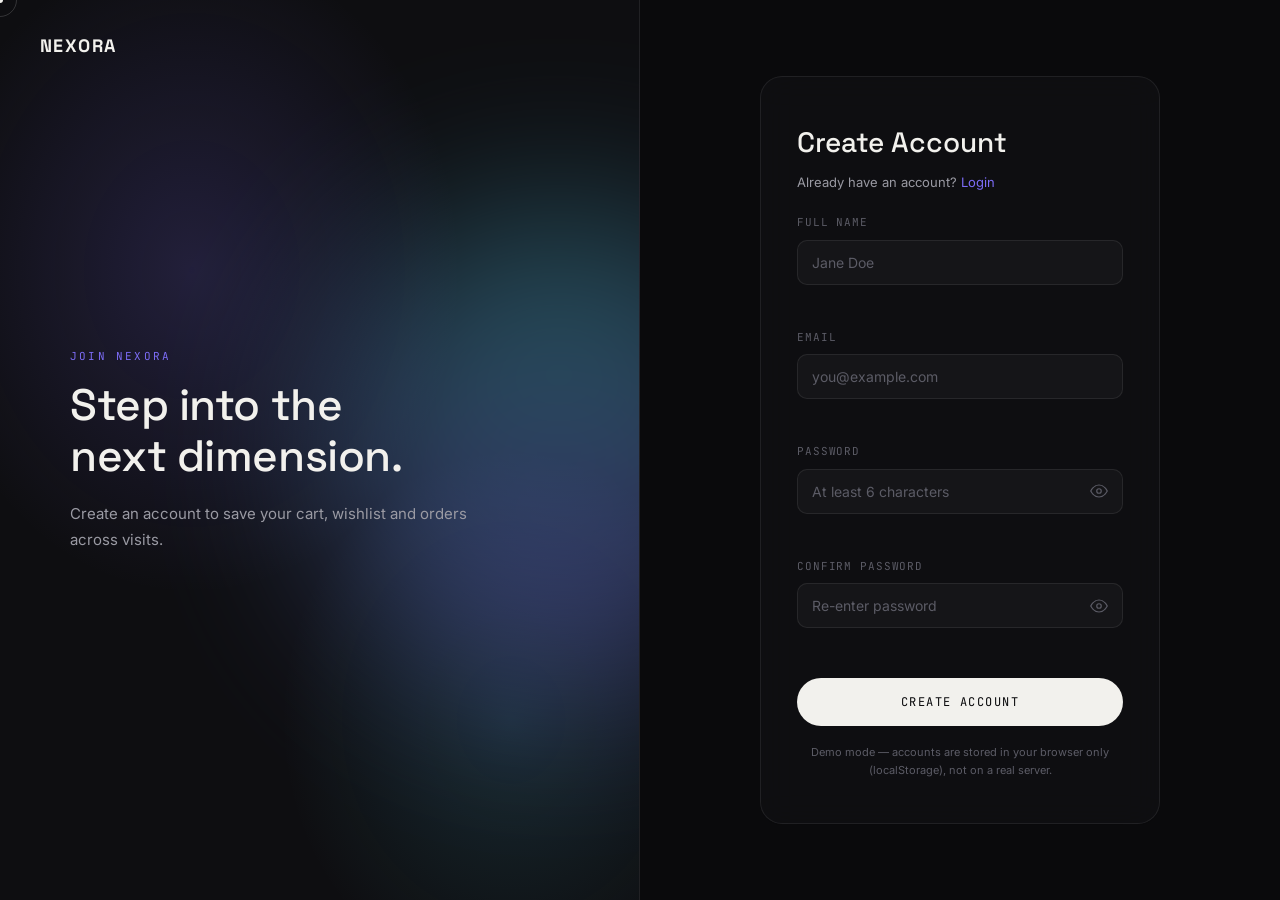
<file: register.html>
<!DOCTYPE html>
<html lang="en">
<head>
<meta charset="UTF-8">
<meta name="viewport" content="width=device-width, initial-scale=1.0">
<title>Register — NEXORA</title>

<link rel="preconnect" href="https://fonts.googleapis.com">
<link rel="preconnect" href="https://fonts.gstatic.com" crossorigin>
<link href="https://fonts.googleapis.com/css2?family=Space+Grotesk:wght@400;500;600;700&family=Inter:wght@300;400;500;600&family=JetBrains+Mono:wght@400;500&display=swap" rel="stylesheet">

<link rel="stylesheet" href="css/style.css">
<link rel="stylesheet" href="css/auth.css">
</head>
<body class="auth-body">

<div class="cursor-dot" id="cursorDot"></div>
<div class="cursor-ring" id="cursorRing"></div>

<a href="index.html" class="auth-logo">NEXORA</a>

<div class="auth-screen">

  <!-- LEFT VISUAL PANEL -->
  <div class="auth-visual">
    <div class="auth-orb"></div>
    <div class="auth-visual-text">
      <p class="eyebrow">JOIN NEXORA</p>
      <h2>Step into the<br>next dimension.</h2>
      <p class="auth-visual-sub">Create an account to save your cart, wishlist and orders across visits.</p>
    </div>
  </div>

  <!-- RIGHT FORM PANEL -->
  <div class="auth-form-panel">
    <div class="auth-card">
      <h1>Create Account</h1>
      <p class="auth-sub">Already have an account? <a href="login.html">Login</a></p>

      <form id="registerForm" novalidate>
        <div class="field">
          <label for="fullName">Full Name</label>
          <input type="text" id="fullName" name="fullName" placeholder="Jane Doe" required autocomplete="name">
          <span class="field-error" id="fullNameError"></span>
        </div>

        <div class="field">
          <label for="email">Email</label>
          <input type="email" id="email" name="email" placeholder="you@example.com" required autocomplete="email">
          <span class="field-error" id="emailError"></span>
        </div>

        <div class="field">
          <label for="password">Password</label>
          <div class="password-wrap">
            <input type="password" id="password" name="password" placeholder="At least 6 characters" required autocomplete="new-password">
            <button type="button" class="toggle-password" data-target="password" aria-label="Show password">
              <svg width="18" height="18" viewBox="0 0 24 24" fill="none" stroke="currentColor" stroke-width="1.6"><path d="M1 12s4-8 11-8 11 8 11 8-4 8-11 8-11-8-11-8z"/><circle cx="12" cy="12" r="3"/></svg>
            </button>
          </div>
          <span class="field-error" id="passwordError"></span>
        </div>

        <div class="field">
          <label for="confirmPassword">Confirm Password</label>
          <div class="password-wrap">
            <input type="password" id="confirmPassword" name="confirmPassword" placeholder="Re-enter password" required autocomplete="new-password">
            <button type="button" class="toggle-password" data-target="confirmPassword" aria-label="Show password">
              <svg width="18" height="18" viewBox="0 0 24 24" fill="none" stroke="currentColor" stroke-width="1.6"><path d="M1 12s4-8 11-8 11 8 11 8-4 8-11 8-11-8-11-8z"/><circle cx="12" cy="12" r="3"/></svg>
            </button>
          </div>
          <span class="field-error" id="confirmPasswordError"></span>
        </div>

        <button type="submit" class="btn btn-primary auth-submit magnetic"><span>CREATE ACCOUNT</span></button>

        <p class="auth-demo-note">Demo mode — accounts are stored in your browser only (localStorage), not on a real server.</p>
      </form>
    </div>
  </div>
</div>

<div class="toast" id="toast"></div>

<script src="js/auth.js"></script>
<script src="js/main.js"></script>
</body>
</html>
</file>
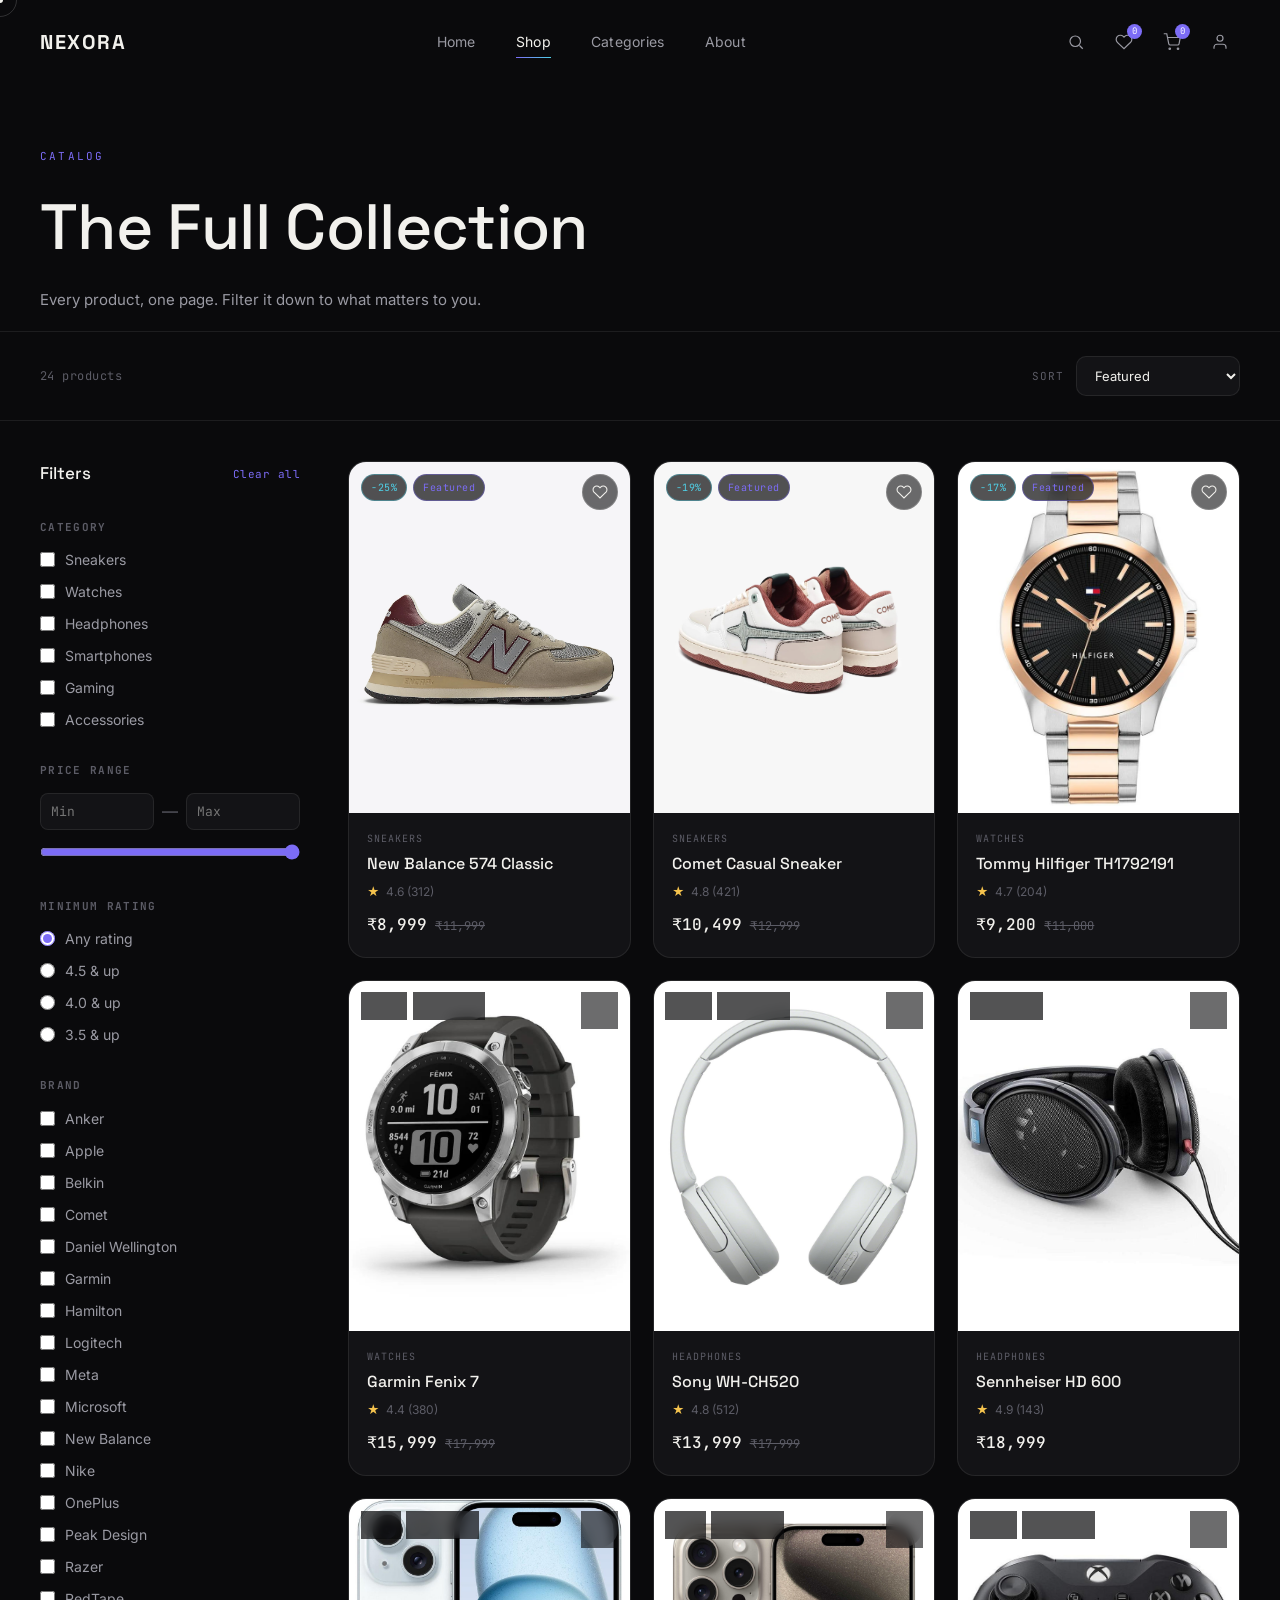
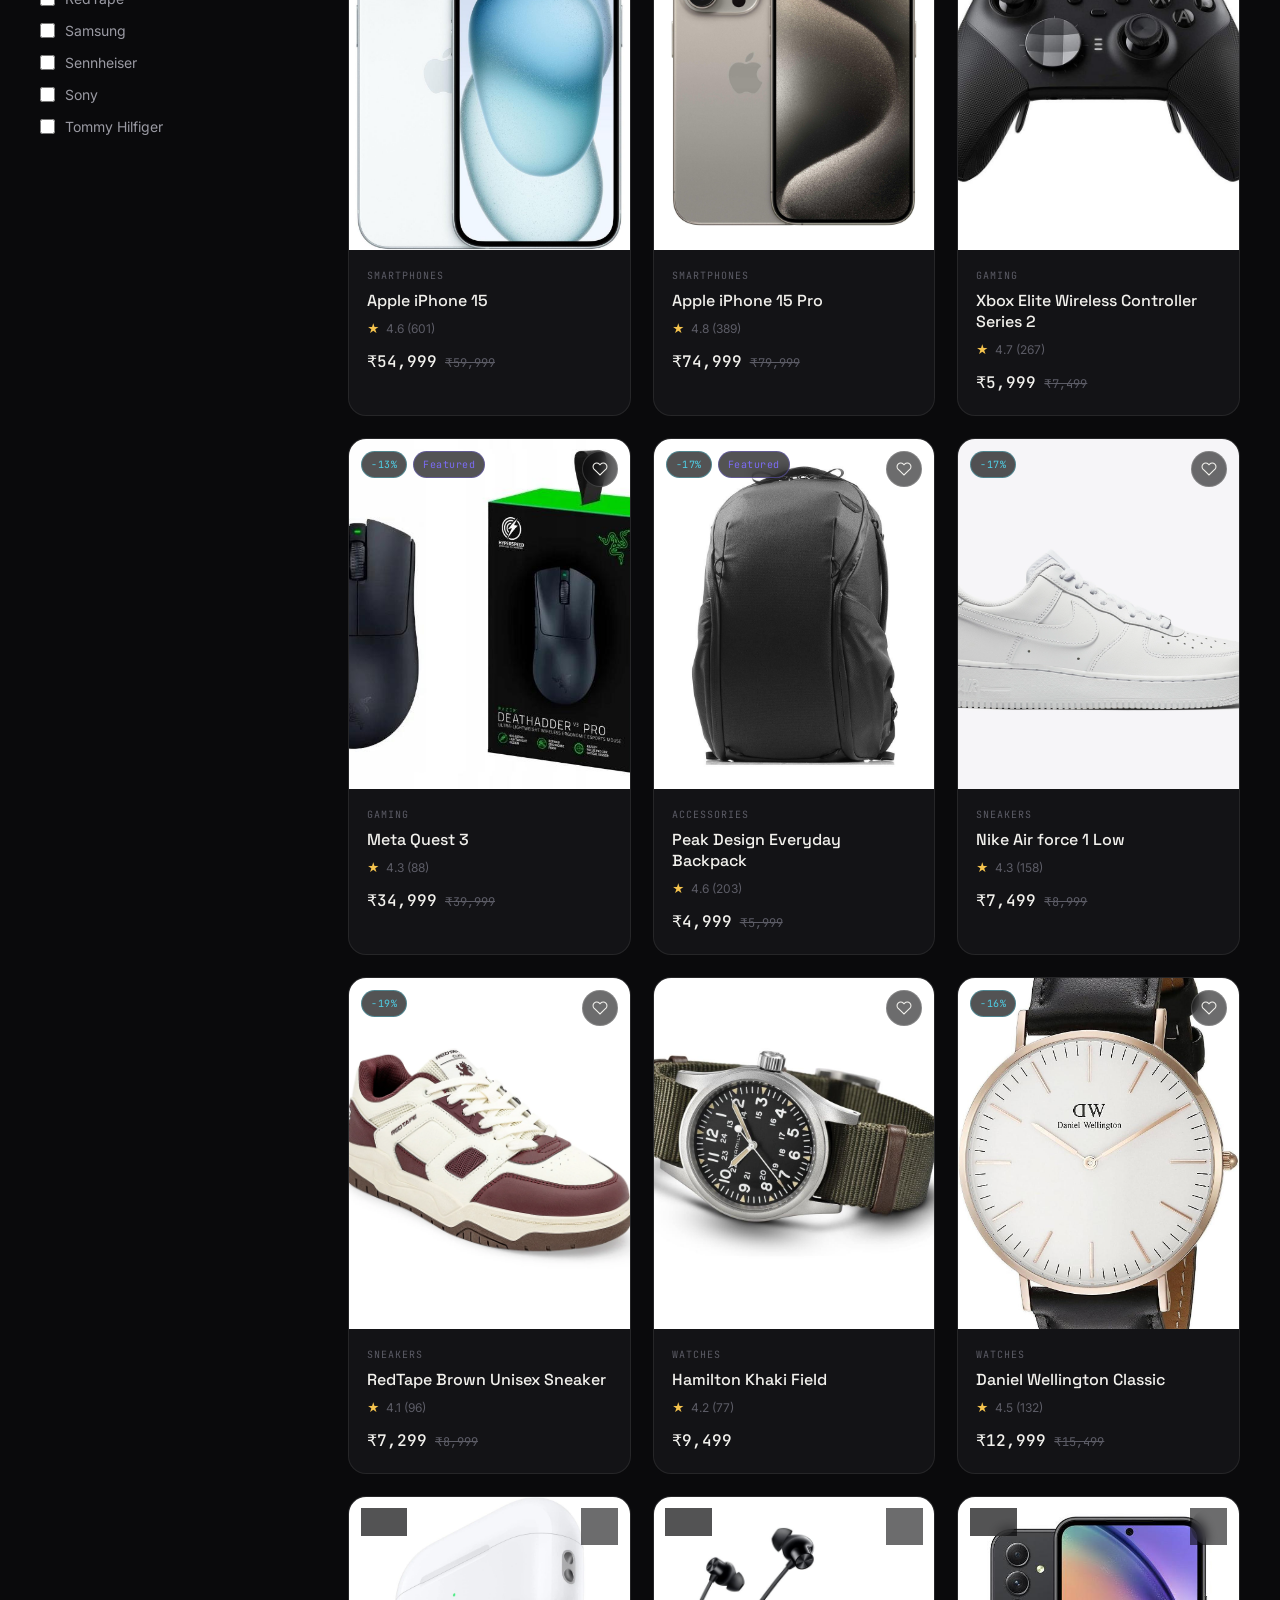
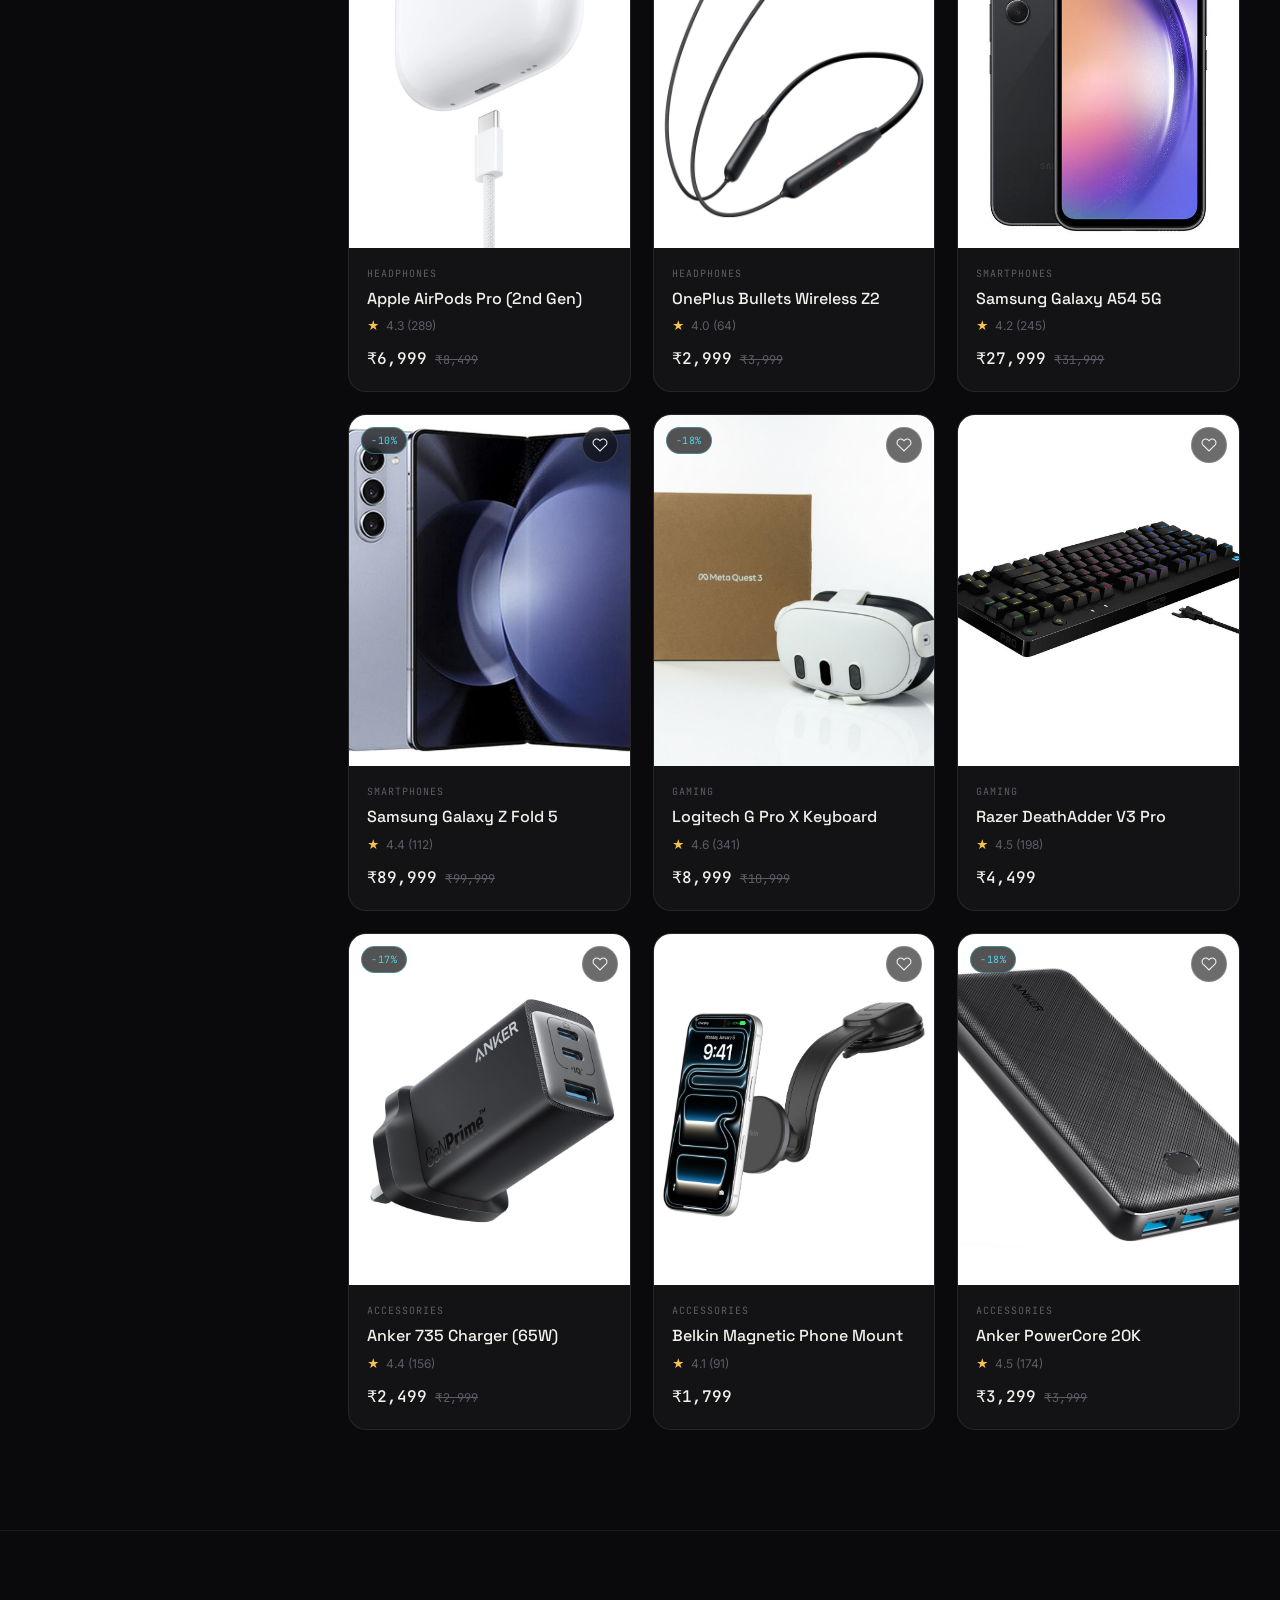
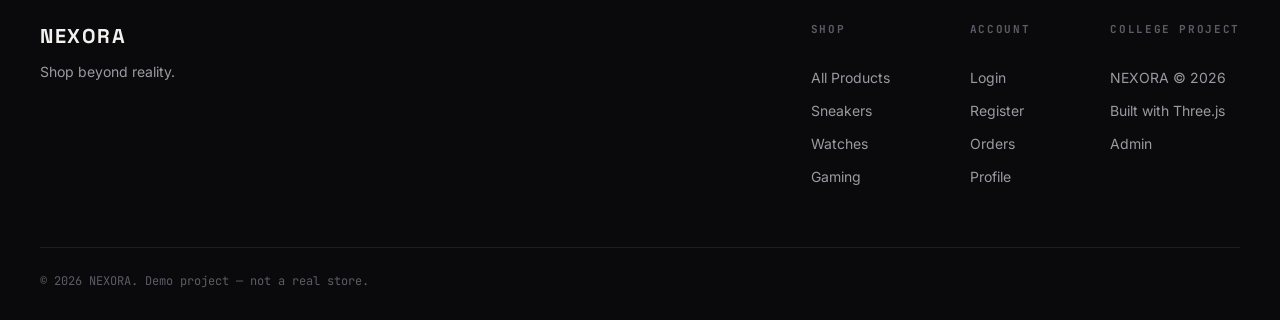
<file: shop.html>
<!DOCTYPE html>
<html lang="en">
<head>
<meta charset="UTF-8">
<meta name="viewport" content="width=device-width, initial-scale=1.0">
<title>Shop — NEXORA</title>
<meta name="description" content="Browse sneakers, watches, headphones, smartphones, gaming gear and accessories on NEXORA.">

<link rel="preconnect" href="https://fonts.googleapis.com">
<link rel="preconnect" href="https://fonts.gstatic.com" crossorigin>
<link href="https://fonts.googleapis.com/css2?family=Space+Grotesk:wght@400;500;600;700&family=Inter:wght@300;400;500;600&family=JetBrains+Mono:wght@400;500&display=swap" rel="stylesheet">

<link rel="stylesheet" href="css/style.css">
<link rel="stylesheet" href="css/shop.css">
</head>
<body>

<div class="cursor-dot" id="cursorDot"></div>
<div class="cursor-ring" id="cursorRing"></div>

<!-- Navbar -->
<header class="navbar" id="navbar">
  <div class="nav-inner">
    <a href="index.html" class="logo">NEXORA</a>

    <nav class="nav-links" id="navLinks">
      <a href="index.html" class="nav-link">Home</a>
      <a href="shop.html" class="nav-link active">Shop</a>
      <a href="shop.html#categories" class="nav-link">Categories</a>
      <a href="index.html#about" class="nav-link">About</a>
    </nav>

    <div class="nav-actions">
      <button class="icon-btn" id="searchBtn" aria-label="Search">
        <svg width="18" height="18" viewBox="0 0 24 24" fill="none" stroke="currentColor" stroke-width="1.6"><circle cx="11" cy="11" r="7"/><line x1="21" y1="21" x2="16.65" y2="16.65"/></svg>
      </button>
      <a href="wishlist.html" class="icon-btn" aria-label="Wishlist">
        <svg width="18" height="18" viewBox="0 0 24 24" fill="none" stroke="currentColor" stroke-width="1.6"><path d="M20.8 4.6a5.5 5.5 0 0 0-7.8 0L12 5.6l-1-1a5.5 5.5 0 0 0-7.8 7.8l1 1L12 21l7.8-7.6 1-1a5.5 5.5 0 0 0 0-7.8z"/></svg>
        <span class="badge" id="wishlistBadge">0</span>
      </a>
      <a href="cart.html" class="icon-btn" aria-label="Cart">
        <svg width="18" height="18" viewBox="0 0 24 24" fill="none" stroke="currentColor" stroke-width="1.6"><circle cx="9" cy="21" r="1"/><circle cx="20" cy="21" r="1"/><path d="M1 1h4l2.7 13.4a2 2 0 0 0 2 1.6h9.7a2 2 0 0 0 2-1.6L23 6H6"/></svg>
        <span class="badge" id="cartBadge">0</span>
      </a>
      <a href="login.html" class="icon-btn" aria-label="Account">
        <svg width="18" height="18" viewBox="0 0 24 24" fill="none" stroke="currentColor" stroke-width="1.6"><path d="M20 21v-2a4 4 0 0 0-4-4H8a4 4 0 0 0-4 4v2"/><circle cx="12" cy="7" r="4"/></svg>
      </a>
      <button class="hamburger" id="hamburger" aria-label="Menu">
        <span></span><span></span><span></span>
      </button>
    </div>
  </div>

  <div class="search-overlay" id="searchOverlay">
    <input type="text" placeholder="Search products, categories..." id="searchInput" autocomplete="off">
    <button class="icon-btn" id="closeSearch">✕</button>
  </div>
</header>

<div class="mobile-menu" id="mobileMenu">
  <a href="index.html">Home</a>
  <a href="shop.html">Shop</a>
  <a href="shop.html#categories">Categories</a>
  <a href="index.html#about">About</a>
  <a href="cart.html">Cart</a>
  <a href="wishlist.html">Wishlist</a>
  <a href="login.html">Account</a>
</div>

<!-- PAGE HEADER -->
<section class="shop-header">
  <p class="eyebrow">CATALOG</p>
  <h1>The Full Collection</h1>
  <p class="shop-header-sub">Every product, one page. Filter it down to what matters to you.</p>
</section>

<!-- TOOLBAR -->
<div class="shop-toolbar">
  <div class="toolbar-left">
    <button class="filter-toggle" id="filterToggle">
      <svg width="16" height="16" viewBox="0 0 24 24" fill="none" stroke="currentColor" stroke-width="1.6"><line x1="4" y1="6" x2="20" y2="6"/><line x1="8" y1="12" x2="16" y2="12"/><line x1="11" y1="18" x2="13" y2="18"/></svg>
      <span>Filters</span>
    </button>
    <span class="result-count" id="resultCount">24 products</span>
  </div>
  <div class="toolbar-right">
    <label class="sort-label" for="sortSelect">Sort</label>
    <select id="sortSelect" class="sort-select">
      <option value="featured">Featured</option>
      <option value="price-asc">Price: Low to High</option>
      <option value="price-desc">Price: High to Low</option>
      <option value="rating">Top Rated</option>
      <option value="newest">Newest</option>
    </select>
  </div>
</div>

<!-- MAIN LAYOUT -->
<div class="shop-layout" id="categories">

  <!-- FILTER SIDEBAR -->
  <aside class="filters" id="filterSidebar">
    <div class="filters-head">
      <h3>Filters</h3>
      <button id="clearFilters" class="clear-filters">Clear all</button>
    </div>

    <div class="filter-group">
      <h4>Category</h4>
      <div class="filter-options" id="categoryFilters">
        <label class="checkbox-row"><input type="checkbox" value="Sneakers"><span>Sneakers</span></label>
        <label class="checkbox-row"><input type="checkbox" value="Watches"><span>Watches</span></label>
        <label class="checkbox-row"><input type="checkbox" value="Headphones"><span>Headphones</span></label>
        <label class="checkbox-row"><input type="checkbox" value="Smartphones"><span>Smartphones</span></label>
        <label class="checkbox-row"><input type="checkbox" value="Gaming"><span>Gaming</span></label>
        <label class="checkbox-row"><input type="checkbox" value="Accessories"><span>Accessories</span></label>
      </div>
    </div>

    <div class="filter-group">
      <h4>Price Range</h4>
      <div class="price-inputs">
        <input type="number" id="priceMin" placeholder="Min" min="0">
        <span>—</span>
        <input type="number" id="priceMax" placeholder="Max" min="0">
      </div>
      <input type="range" id="priceSlider" min="0" max="100000" step="500" value="100000">
    </div>

    <div class="filter-group">
      <h4>Minimum Rating</h4>
      <div class="filter-options" id="ratingFilters">
        <label class="checkbox-row"><input type="radio" name="rating" value="0" checked><span>Any rating</span></label>
        <label class="checkbox-row"><input type="radio" name="rating" value="4.5"><span>4.5 &amp; up</span></label>
        <label class="checkbox-row"><input type="radio" name="rating" value="4"><span>4.0 &amp; up</span></label>
        <label class="checkbox-row"><input type="radio" name="rating" value="3.5"><span>3.5 &amp; up</span></label>
      </div>
    </div>

    <div class="filter-group">
      <h4>Brand</h4>
      <div class="filter-options" id="brandFilters"></div>
    </div>
  </aside>

  <!-- PRODUCT GRID -->
  <main class="product-main">
    <div class="product-grid" id="productGrid"></div>
    <div class="empty-state" id="emptyState" style="display:none;">
      <p>No products match your filters.</p>
      <button id="emptyClear" class="btn btn-ghost">Clear filters</button>
    </div>
  </main>
</div>

<!-- Toast -->
<div class="toast" id="toast"></div>

<!-- FOOTER -->
<footer class="footer">
  <div class="footer-top">
    <div class="footer-brand">
      <div class="logo">NEXORA</div>
      <p>Shop beyond reality.</p>
    </div>
    <div class="footer-cols">
      <div class="footer-col">
        <h4>Shop</h4>
        <a href="shop.html">All Products</a>
        <a href="shop.html?category=Sneakers">Sneakers</a>
        <a href="shop.html?category=Watches">Watches</a>
        <a href="shop.html?category=Gaming">Gaming</a>
      </div>
      <div class="footer-col">
        <h4>Account</h4>
        <a href="login.html">Login</a>
        <a href="register.html">Register</a>
        <a href="orders.html">Orders</a>
        <a href="profile.html">Profile</a>
      </div>
      <div class="footer-col">
        <h4>College Project</h4>
        <a href="#">NEXORA © 2026</a>
        <a href="#">Built with Three.js</a>
        <a href="admin.html">Admin</a>
      </div>
    </div>
  </div>
  <div class="footer-bottom">
    <span>© 2026 NEXORA. Demo project — not a real store.</span>
  </div>
</footer>

<script src="https://cdnjs.cloudflare.com/ajax/libs/gsap/3.12.5/gsap.min.js"></script>
<script src="js/products.js"></script>
<script src="js/main.js"></script>
<script src="js/shop.js"></script>
</body>
</html>
</file>
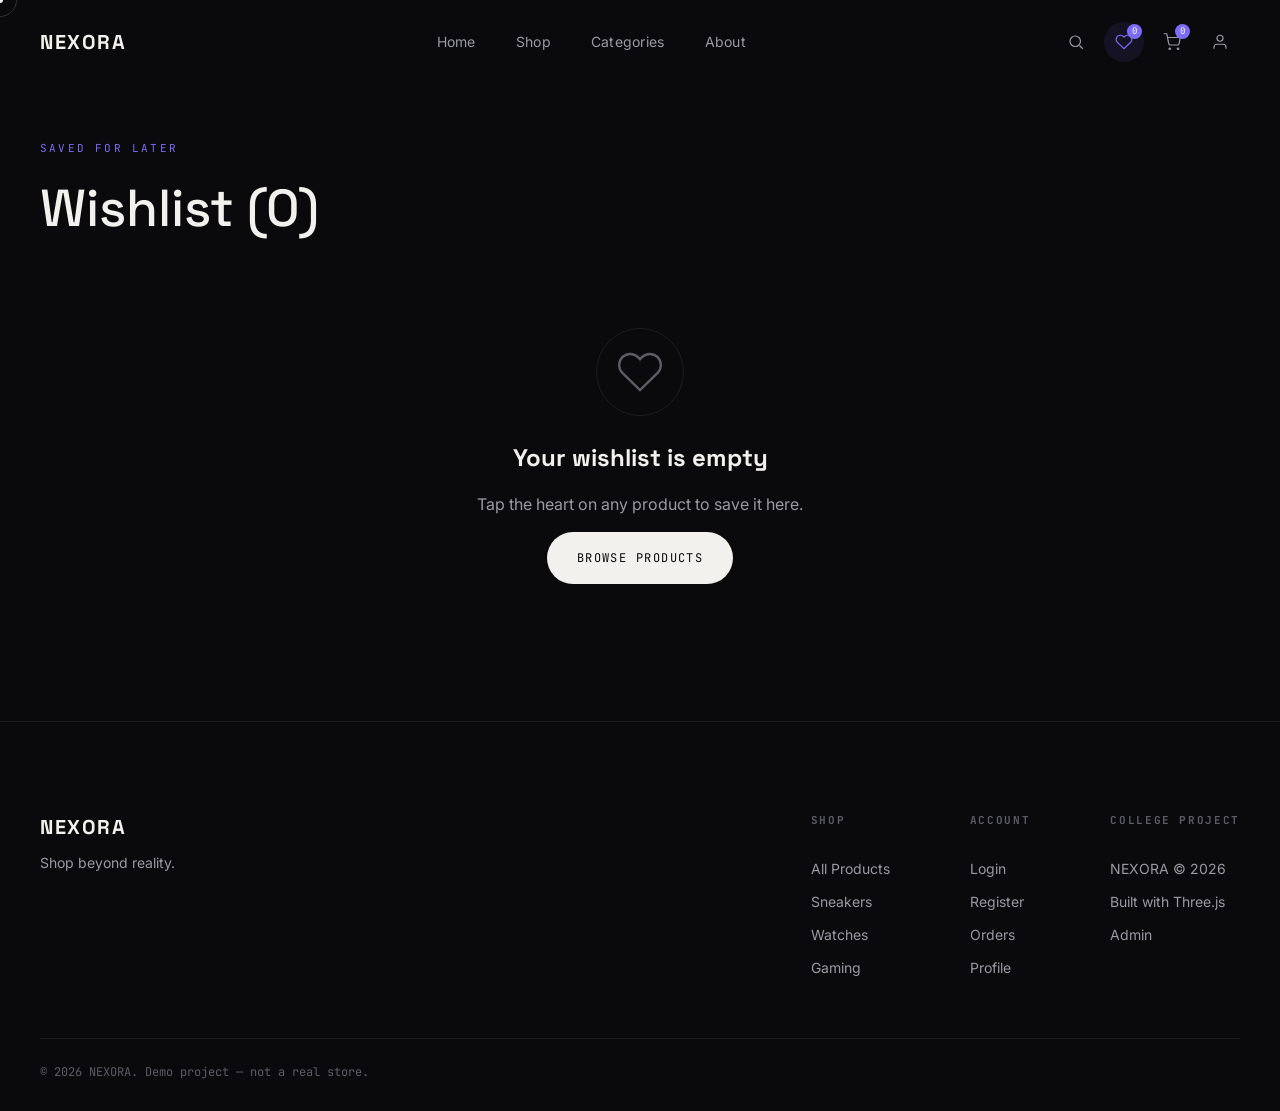
<file: wishlist.html>
<!DOCTYPE html>
<html lang="en">
<head>
<meta charset="UTF-8">
<meta name="viewport" content="width=device-width, initial-scale=1.0">
<title>Wishlist — NEXORA</title>

<link rel="preconnect" href="https://fonts.googleapis.com">
<link rel="preconnect" href="https://fonts.gstatic.com" crossorigin>
<link href="https://fonts.googleapis.com/css2?family=Space+Grotesk:wght@400;500;600;700&family=Inter:wght@300;400;500;600&family=JetBrains+Mono:wght@400;500&display=swap" rel="stylesheet">

<link rel="stylesheet" href="css/style.css">
<link rel="stylesheet" href="css/wishlist.css">
</head>
<body>

<div class="cursor-dot" id="cursorDot"></div>
<div class="cursor-ring" id="cursorRing"></div>

<header class="navbar" id="navbar">
  <div class="nav-inner">
    <a href="index.html" class="logo">NEXORA</a>
    <nav class="nav-links" id="navLinks">
      <a href="index.html" class="nav-link">Home</a>
      <a href="shop.html" class="nav-link">Shop</a>
      <a href="shop.html#categories" class="nav-link">Categories</a>
      <a href="index.html#about" class="nav-link">About</a>
    </nav>
    <div class="nav-actions">
      <button class="icon-btn" id="searchBtn" aria-label="Search">
        <svg width="18" height="18" viewBox="0 0 24 24" fill="none" stroke="currentColor" stroke-width="1.6"><circle cx="11" cy="11" r="7"/><line x1="21" y1="21" x2="16.65" y2="16.65"/></svg>
      </button>
      <a href="wishlist.html" class="icon-btn active" aria-label="Wishlist">
        <svg width="18" height="18" viewBox="0 0 24 24" fill="none" stroke="currentColor" stroke-width="1.6"><path d="M20.8 4.6a5.5 5.5 0 0 0-7.8 0L12 5.6l-1-1a5.5 5.5 0 0 0-7.8 7.8l1 1L12 21l7.8-7.6 1-1a5.5 5.5 0 0 0 0-7.8z"/></svg>
        <span class="badge" id="wishlistBadge">0</span>
      </a>
      <a href="cart.html" class="icon-btn" aria-label="Cart">
        <svg width="18" height="18" viewBox="0 0 24 24" fill="none" stroke="currentColor" stroke-width="1.6"><circle cx="9" cy="21" r="1"/><circle cx="20" cy="21" r="1"/><path d="M1 1h4l2.7 13.4a2 2 0 0 0 2 1.6h9.7a2 2 0 0 0 2-1.6L23 6H6"/></svg>
        <span class="badge" id="cartBadge">0</span>
      </a>
      <a href="login.html" class="icon-btn" aria-label="Account">
        <svg width="18" height="18" viewBox="0 0 24 24" fill="none" stroke="currentColor" stroke-width="1.6"><path d="M20 21v-2a4 4 0 0 0-4-4H8a4 4 0 0 0-4 4v2"/><circle cx="12" cy="7" r="4"/></svg>
      </a>
      <button class="hamburger" id="hamburger" aria-label="Menu"><span></span><span></span><span></span></button>
    </div>
  </div>
  <div class="search-overlay" id="searchOverlay">
    <input type="text" placeholder="Search products, categories..." id="searchInput" autocomplete="off">
    <button class="icon-btn" id="closeSearch">✕</button>
  </div>
</header>

<div class="mobile-menu" id="mobileMenu">
  <a href="index.html">Home</a>
  <a href="shop.html">Shop</a>
  <a href="shop.html#categories">Categories</a>
  <a href="index.html#about">About</a>
  <a href="cart.html">Cart</a>
  <a href="wishlist.html">Wishlist</a>
  <a href="login.html">Account</a>
</div>

<section class="wishlist-header">
  <p class="eyebrow">SAVED FOR LATER</p>
  <h1 id="wishlistTitle">Wishlist</h1>
</section>

<!-- EMPTY STATE -->
<div class="wishlist-empty" id="wishlistEmpty" style="display:none;">
  <div class="empty-icon">
    <svg width="48" height="48" viewBox="0 0 24 24" fill="none" stroke="currentColor" stroke-width="1.2"><path d="M20.8 4.6a5.5 5.5 0 0 0-7.8 0L12 5.6l-1-1a5.5 5.5 0 0 0-7.8 7.8l1 1L12 21l7.8-7.6 1-1a5.5 5.5 0 0 0 0-7.8z"/></svg>
  </div>
  <h2>Your wishlist is empty</h2>
  <p>Tap the heart on any product to save it here.</p>
  <a href="shop.html" class="btn btn-primary magnetic"><span>BROWSE PRODUCTS</span></a>
</div>

<!-- GRID -->
<div class="wishlist-grid" id="wishlistGrid"></div>

<div class="toast" id="toast"></div>

<footer class="footer">
  <div class="footer-top">
    <div class="footer-brand">
      <div class="logo">NEXORA</div>
      <p>Shop beyond reality.</p>
    </div>
    <div class="footer-cols">
      <div class="footer-col">
        <h4>Shop</h4>
        <a href="shop.html">All Products</a>
        <a href="shop.html?category=Sneakers">Sneakers</a>
        <a href="shop.html?category=Watches">Watches</a>
        <a href="shop.html?category=Gaming">Gaming</a>
      </div>
      <div class="footer-col">
        <h4>Account</h4>
        <a href="login.html">Login</a>
        <a href="register.html">Register</a>
        <a href="orders.html">Orders</a>
        <a href="profile.html">Profile</a>
      </div>
      <div class="footer-col">
        <h4>College Project</h4>
        <a href="#">NEXORA © 2026</a>
        <a href="#">Built with Three.js</a>
        <a href="admin.html">Admin</a>
      </div>
    </div>
  </div>
  <div class="footer-bottom"><span>© 2026 NEXORA. Demo project — not a real store.</span></div>
</footer>

<script src="https://cdnjs.cloudflare.com/ajax/libs/gsap/3.12.5/gsap.min.js"></script>
<script src="js/products.js"></script>
<script src="js/main.js"></script>
<script src="js/wishlist.js"></script>
</body>
</html>
</file>
<file: css/style.css>
/* ============================================
   NEXORA — GLOBAL STYLES
   ============================================ */

:root{
  /* Color tokens */
  --bg: #0A0A0C;
  --bg-alt: #0E0E11;
  --surface: #131316;
  --surface-2: #1A1A1F;
  --glass: rgba(19, 19, 22, 0.55);
  --border: rgba(255, 255, 255, 0.08);
  --border-strong: rgba(255, 255, 255, 0.16);

  --text: #F2F1ED;
  --text-dim: #9A9AA3;
  --text-faint: #5C5C66;

  --violet: #7C6CF6;
  --cyan: #4FD1E8;
  --metallic: #B8B8C0;

  --gradient-aurora: linear-gradient(120deg, var(--violet) 0%, var(--cyan) 100%);

  /* Type */
  --font-display: 'Space Grotesk', sans-serif;
  --font-body: 'Inter', sans-serif;
  --font-mono: 'JetBrains Mono', monospace;

  /* Layout */
  --nav-h: 84px;
  --max-w: 1360px;
  --ease: cubic-bezier(0.16, 1, 0.3, 1);
}

*, *::before, *::after{ box-sizing: border-box; margin: 0; padding: 0; }

html{ scroll-behavior: smooth; }

body{
  background: var(--bg);
  color: var(--text);
  font-family: var(--font-body);
  font-weight: 400;
  line-height: 1.5;
  overflow-x: hidden;
  cursor: none;
}

@media (max-width: 900px){
  body{ cursor: auto; }
}
@media (prefers-reduced-motion: reduce){
  body{ cursor: auto; }
  .cursor-dot, .cursor-ring{ display: none; }
}

a{ color: inherit; text-decoration: none; }
button{ font-family: inherit; background: none; border: none; color: inherit; cursor: pointer; }
img{ max-width: 100%; display: block; }
ul{ list-style: none; }
input, select, textarea{ font-family: inherit; }

::selection{ background: var(--violet); color: #fff; }

/* Keyboard accessibility: visible focus ring, but not on mouse clicks */
:focus{ outline: none; }
:focus-visible{
  outline: 2px solid var(--violet);
  outline-offset: 3px;
  border-radius: 4px;
}

/* Respect users who've asked for less motion (accessibility + performance) */
@media (prefers-reduced-motion: reduce){
  *, *::before, *::after{
    animation-duration: 0.001ms !important;
    animation-iteration-count: 1 !important;
    transition-duration: 0.001ms !important;
    scroll-behavior: auto !important;
  }
}

/* Scrollbar */
::-webkit-scrollbar{ width: 8px; }
::-webkit-scrollbar-track{ background: var(--bg); }
::-webkit-scrollbar-thumb{ background: var(--surface-2); border-radius: 4px; }

/* ============================================
   CUSTOM CURSOR
   ============================================ */
.cursor-dot, .cursor-ring{
  position: fixed;
  top: 0; left: 0;
  pointer-events: none;
  z-index: 9999;
  border-radius: 50%;
  transform: translate(-50%, -50%);
  will-change: transform;
}
.cursor-dot{
  width: 6px; height: 6px;
  background: var(--text);
}
.cursor-ring{
  width: 34px; height: 34px;
  border: 1px solid var(--border-strong);
  transition: width .25s var(--ease), height .25s var(--ease), border-color .25s var(--ease), background .25s var(--ease);
}
.cursor-ring.hover{
  width: 60px; height: 60px;
  background: rgba(124, 108, 246, 0.12);
  border-color: var(--violet);
}
@media (max-width: 900px){
  .cursor-dot, .cursor-ring{ display: none; }
}

/* ============================================
   LOADER
   ============================================ */
.loader{
  position: fixed; inset: 0;
  background: var(--bg);
  z-index: 10000;
  display: flex; flex-direction: column;
  align-items: center; justify-content: center;
  gap: 24px;
  transition: opacity .6s var(--ease), visibility .6s var(--ease);
}
.loader.hidden{ opacity: 0; visibility: hidden; pointer-events: none; }
.loader-mark{
  font-family: var(--font-display);
  font-size: 15px;
  letter-spacing: 0.4em;
  color: var(--text-dim);
}
.loader-bar{
  width: 200px; height: 1px;
  background: var(--border);
  overflow: hidden;
}
.loader-bar span{
  display: block; height: 100%; width: 0%;
  background: var(--gradient-aurora);
}

/* ============================================
   NAVBAR
   ============================================ */
.navbar{
  position: fixed; top: 0; left: 0; right: 0;
  z-index: 500;
  height: var(--nav-h);
  display: flex; align-items: center;
  transition: background .4s var(--ease), border-color .4s var(--ease), height .4s var(--ease);
  border-bottom: 1px solid transparent;
}
.navbar.scrolled{
  background: rgba(10,10,12,0.75);
  backdrop-filter: blur(16px) saturate(140%);
  -webkit-backdrop-filter: blur(16px) saturate(140%);
  border-bottom: 1px solid var(--border);
  height: 72px;
}
.nav-inner{
  width: 100%;
  max-width: var(--max-w);
  margin: 0 auto;
  padding: 0 40px;
  display: flex; align-items: center; justify-content: space-between;
}
.logo{
  font-family: var(--font-display);
  font-weight: 700;
  font-size: 20px;
  letter-spacing: 0.08em;
}
.nav-links{
  display: flex; gap: 40px;
}
.nav-link{
  font-size: 14px;
  color: var(--text-dim);
  letter-spacing: 0.02em;
  position: relative;
  padding: 6px 0;
  transition: color .3s var(--ease);
}
.nav-link::after{
  content: '';
  position: absolute; left: 0; bottom: 0;
  width: 0; height: 1px;
  background: var(--gradient-aurora);
  transition: width .3s var(--ease);
}
.nav-link:hover, .nav-link.active{ color: var(--text); }
.nav-link:hover::after, .nav-link.active::after{ width: 100%; }

.nav-actions{ display: flex; align-items: center; gap: 8px; }
.icon-btn{
  position: relative;
  width: 40px; height: 40px;
  display: flex; align-items: center; justify-content: center;
  border-radius: 50%;
  color: var(--text-dim);
  transition: color .3s var(--ease), background .3s var(--ease);
}
.icon-btn:hover{ color: var(--text); background: var(--surface); }
.icon-btn.active{ color: var(--violet); background: rgba(124,108,246,0.1); }
.badge{
  position: absolute; top: 2px; right: 2px;
  min-width: 15px; height: 15px;
  border-radius: 50%;
  background: var(--violet);
  color: #fff;
  font-size: 9px;
  font-family: var(--font-mono);
  display: flex; align-items: center; justify-content: center;
  line-height: 1;
  padding: 0 3px;
}
.hamburger{
  display: none;
  flex-direction: column;
  gap: 5px;
  width: 40px; height: 40px;
  align-items: center; justify-content: center;
}
.hamburger span{
  width: 20px; height: 1.5px;
  background: var(--text);
  transition: transform .3s var(--ease), opacity .3s var(--ease);
}
.hamburger.open span:nth-child(1){ transform: translateY(6.5px) rotate(45deg); }
.hamburger.open span:nth-child(2){ opacity: 0; }
.hamburger.open span:nth-child(3){ transform: translateY(-6.5px) rotate(-45deg); }

.search-overlay{
  position: absolute; top: 0; left: 0; right: 0;
  height: var(--nav-h);
  background: var(--bg);
  display: flex; align-items: center; gap: 16px;
  padding: 0 40px;
  transform: translateY(-100%);
  transition: transform .4s var(--ease);
  z-index: 10;
}
.search-overlay.open{ transform: translateY(0); }
.search-overlay input{
  flex: 1; background: none; border: none;
  color: var(--text);
  font-family: var(--font-display);
  font-size: 24px;
  outline: none;
}
.search-overlay input::placeholder{ color: var(--text-faint); }

.mobile-menu{
  position: fixed; top: 0; right: 0;
  width: min(80vw, 340px); height: 100vh;
  background: var(--bg-alt);
  border-left: 1px solid var(--border);
  z-index: 600;
  display: flex; flex-direction: column;
  padding: 120px 40px 40px;
  gap: 24px;
  transform: translateX(100%);
  transition: transform .5s var(--ease);
}
.mobile-menu.open{ transform: translateX(0); }
.mobile-menu a{
  font-family: var(--font-display);
  font-size: 22px;
  color: var(--text-dim);
}
.mobile-menu a:hover{ color: var(--text); }

@media (max-width: 900px){
  .nav-links{ display: none; }
  .hamburger{ display: flex; }
  .nav-actions .icon-btn:nth-child(1),
  .nav-actions .icon-btn:nth-child(4){ display: none; }
}

/* ============================================
   BUTTONS
   ============================================ */
.btn{
  position: relative;
  display: inline-flex; align-items: center; justify-content: center;
  gap: 10px;
  padding: 17px 30px;
  font-family: var(--font-mono);
  font-size: 12px;
  letter-spacing: 0.12em;
  border-radius: 100px;
  overflow: hidden;
  transition: transform .3s var(--ease);
}
.btn span{ position: relative; z-index: 2; }
.btn svg{ position: relative; z-index: 2; transition: transform .3s var(--ease); }
.btn:hover svg{ transform: translateX(4px); }

.btn-primary{
  background: var(--text);
  color: var(--bg);
}
.btn-primary::before{
  content: '';
  position: absolute; inset: 0;
  background: var(--gradient-aurora);
  opacity: 0;
  transition: opacity .4s var(--ease);
}
.btn-primary:hover::before{ opacity: 1; }
.btn-primary:hover{ color: #fff; }

.btn-ghost{
  background: transparent;
  color: var(--text);
  border: 1px solid var(--border-strong);
}
.btn-ghost:hover{
  background: rgba(255,255,255,0.06);
  border-color: var(--text);
}

/* ============================================
   SECTION HEAD / EYEBROW
   ============================================ */
.eyebrow, .hero-eyebrow{
  font-family: var(--font-mono);
  font-size: 11px;
  letter-spacing: 0.2em;
  color: var(--violet);
  text-transform: uppercase;
}
.section-head{
  max-width: var(--max-w);
  margin: 0 auto;
  padding: 0 40px;
  margin-bottom: 56px;
}
.section-head h2{
  font-family: var(--font-display);
  font-size: clamp(32px, 4.5vw, 52px);
  font-weight: 500;
  letter-spacing: -0.01em;
  margin-top: 14px;
}

/* ============================================
   REVEAL ANIMATION (base state, GSAP animates in)
   ============================================ */
.reveal{ opacity: 0; transform: translateY(40px); }

/* ============================================
   FOOTER
   ============================================ */
.footer{
  border-top: 1px solid var(--border);
  padding: 90px 40px 30px;
}
.footer-top{
  max-width: var(--max-w);
  margin: 0 auto;
  display: flex; flex-wrap: wrap;
  justify-content: space-between;
  gap: 60px;
  padding-bottom: 60px;
}
.footer-brand p{
  color: var(--text-dim);
  margin-top: 10px;
  font-size: 14px;
}
.footer-cols{
  display: flex; gap: 80px; flex-wrap: wrap;
}
.footer-col h4{
  font-family: var(--font-mono);
  font-size: 11px;
  letter-spacing: 0.15em;
  color: var(--text-faint);
  margin-bottom: 18px;
  text-transform: uppercase;
}
.footer-col{ display: flex; flex-direction: column; gap: 12px; }
.footer-col a{ color: var(--text-dim); font-size: 14px; transition: color .3s; }
.footer-col a:hover{ color: var(--text); }
.footer-bottom{
  max-width: var(--max-w);
  margin: 0 auto;
  padding-top: 24px;
  border-top: 1px solid var(--border);
  font-size: 12px;
  color: var(--text-faint);
  font-family: var(--font-mono);
}

/* ============================================
   RESPONSIVE base
   ============================================ */
@media (max-width: 600px){
  .nav-inner{ padding: 0 20px; }
  .search-overlay{ padding: 0 20px; }
  .section-head{ padding: 0 20px; }
  .footer{ padding: 60px 20px 30px; }
}
</file>
<file: css/admin.css>
/* ============================================
   NEXORA — ADMIN DASHBOARD STYLES
   ============================================ */

.admin-body{ background: var(--bg-alt); cursor: auto; }

.admin-shell{
  display: grid;
  grid-template-columns: 260px 1fr;
  min-height: 100vh;
}

/* ---------- SIDEBAR ---------- */
.admin-sidebar{
  background: var(--bg);
  border-right: 1px solid var(--border);
  padding: 32px 20px;
  display: flex;
  flex-direction: column;
  position: sticky;
  top: 0;
  height: 100vh;
}
.admin-logo{
  font-family: var(--font-display);
  font-weight: 700;
  font-size: 17px;
  letter-spacing: 0.06em;
  padding: 0 12px;
  margin-bottom: 40px;
}
.admin-logo span{
  display: block;
  font-family: var(--font-mono);
  font-size: 10px;
  letter-spacing: 0.2em;
  color: var(--violet);
  margin-top: 4px;
}
.admin-nav{ display: flex; flex-direction: column; gap: 4px; flex: 1; }
.admin-nav-link{
  display: flex; align-items: center; gap: 12px;
  padding: 12px;
  border-radius: 10px;
  color: var(--text-dim);
  font-size: 14px;
  text-align: left;
  transition: background .25s, color .25s;
}
.admin-nav-link:hover{ background: var(--surface); color: var(--text); }
.admin-nav-link.active{
  background: rgba(124,108,246,0.1);
  color: var(--text);
}
.admin-nav-link.active svg{ color: var(--violet); }
.admin-exit{
  font-family: var(--font-mono);
  font-size: 12px;
  color: var(--text-faint);
  padding: 12px;
}
.admin-exit:hover{ color: var(--text); }

/* ---------- MAIN ---------- */
.admin-main{ padding: 40px 44px 80px; min-width: 0; }

.admin-section{ display: none; }
.admin-section.active{ display: block; }

.admin-header{ margin-bottom: 30px; }
.admin-header h1{
  font-family: var(--font-display);
  font-size: 28px;
  font-weight: 500;
}
.admin-header p{
  color: var(--text-dim);
  font-size: 13px;
  margin-top: 8px;
}

/* ---------- CARDS ---------- */
.admin-cards{
  display: grid;
  grid-template-columns: repeat(4, 1fr);
  gap: 16px;
  margin-bottom: 32px;
}
.admin-card{
  background: var(--surface);
  border: 1px solid var(--border);
  border-radius: 16px;
  padding: 24px;
  display: flex;
  flex-direction: column;
  gap: 10px;
}
.admin-card-label{
  font-family: var(--font-mono);
  font-size: 11px;
  letter-spacing: 0.08em;
  text-transform: uppercase;
  color: var(--text-faint);
}
.admin-card-value{
  font-family: var(--font-mono);
  font-size: 26px;
  font-weight: 500;
}

/* ---------- PANEL / TABLE ---------- */
.admin-panel{
  background: var(--surface);
  border: 1px solid var(--border);
  border-radius: 16px;
  padding: 26px;
}
.admin-panel h3{
  font-family: var(--font-display);
  font-size: 16px;
  font-weight: 500;
  margin-bottom: 18px;
}
.table-wrap{ overflow-x: auto; }
.admin-table{ width: 100%; border-collapse: collapse; min-width: 560px; }
.admin-table th{
  text-align: left;
  font-family: var(--font-mono);
  font-size: 10px;
  letter-spacing: 0.08em;
  text-transform: uppercase;
  color: var(--text-faint);
  padding: 10px 12px;
  border-bottom: 1px solid var(--border);
}
.admin-table td{
  padding: 14px 12px;
  border-bottom: 1px solid var(--border);
  font-size: 13px;
  color: var(--text-dim);
  vertical-align: middle;
}
.admin-table tr:last-child td{ border-bottom: none; }
.admin-table td.strong{ color: var(--text); }
.table-thumb{
  width: 36px; height: 36px;
  border-radius: 8px;
  object-fit: cover;
  background: var(--surface-2);
}
.table-actions{ display: flex; gap: 8px; }
.table-btn{
  font-family: var(--font-mono);
  font-size: 11px;
  padding: 6px 10px;
  border-radius: 6px;
  border: 1px solid var(--border);
  color: var(--text-dim);
  transition: all .2s;
}
.table-btn:hover{ color: var(--text); border-color: var(--border-strong); }
.table-btn.danger:hover{ color: #ff6b81; border-color: rgba(255,107,129,0.4); }

.status-pill{
  font-family: var(--font-mono);
  font-size: 11px;
  padding: 5px 10px;
  border-radius: 100px;
  display: inline-block;
}
.status-Processing{ background: rgba(245,195,77,0.12); color: #f5c34d; }
.status-Shipped{ background: rgba(124,108,246,0.12); color: var(--violet); }
.status-Out-for-Delivery{ background: rgba(79,209,232,0.12); color: var(--cyan); }
.status-Delivered{ background: rgba(88,214,141,0.12); color: #58d68d; }

.status-select{
  background: var(--surface-2);
  border: 1px solid var(--border);
  color: var(--text);
  padding: 7px 10px;
  border-radius: 8px;
  font-size: 12px;
  font-family: var(--font-mono);
  outline: none;
}

/* ---------- TOOLBAR ---------- */
.admin-toolbar{
  display: flex; justify-content: space-between; align-items: center;
  margin-bottom: 18px;
}
.admin-toolbar-count{
  font-family: var(--font-mono);
  font-size: 12px;
  color: var(--text-faint);
}
#addProductBtn{ padding: 12px 20px; font-size: 11px; }

/* ---------- ANALYTICS ---------- */
.analytics-grid{
  display: grid;
  grid-template-columns: 1fr 1fr;
  gap: 20px;
}
.bar-chart{ display: flex; flex-direction: column; gap: 16px; }
.bar-row{ display: flex; flex-direction: column; gap: 6px; }
.bar-row-head{
  display: flex; justify-content: space-between;
  font-size: 12px;
  color: var(--text-dim);
}
.bar-track{
  height: 8px;
  border-radius: 100px;
  background: var(--surface-2);
  overflow: hidden;
}
.bar-fill{
  height: 100%;
  border-radius: 100px;
  background: var(--gradient-aurora);
}

.empty-row td{ text-align: center; color: var(--text-faint); padding: 30px 12px; }

/* ---------- MODAL ---------- */
.admin-modal-overlay{
  position: fixed; inset: 0;
  background: rgba(10,10,12,0.75);
  backdrop-filter: blur(8px);
  z-index: 3000;
  display: none;
  align-items: center; justify-content: center;
  padding: 20px;
}
.admin-modal-overlay.show{ display: flex; }
.admin-modal{
  background: var(--surface);
  border: 1px solid var(--border-strong);
  border-radius: 20px;
  padding: 30px;
  max-width: 560px;
  width: 100%;
  max-height: 85vh;
  overflow-y: auto;
}
.admin-modal-head{
  display: flex; justify-content: space-between; align-items: center;
  margin-bottom: 22px;
}
.admin-modal-head h3{ font-family: var(--font-display); font-size: 18px; font-weight: 500; }
.admin-modal-close{ color: var(--text-faint); font-size: 16px; }
.admin-modal-close:hover{ color: var(--text); }

.admin-form-grid{
  display: grid;
  grid-template-columns: 1fr 1fr;
  gap: 16px;
}
.admin-form-grid .field-full{ grid-column: 1 / -1; }
.admin-form-grid .field label{
  display: block;
  font-family: var(--font-mono);
  font-size: 11px;
  letter-spacing: 0.06em;
  text-transform: uppercase;
  color: var(--text-faint);
  margin-bottom: 8px;
}
.admin-form-grid .field input,
.admin-form-grid .field select{
  width: 100%;
  background: rgba(255,255,255,0.03);
  border: 1px solid var(--border);
  color: var(--text);
  padding: 11px 12px;
  border-radius: 9px;
  font-size: 13px;
  outline: none;
}
.admin-form-grid .field input:focus,
.admin-form-grid .field select:focus{ border-color: var(--violet); }

.admin-modal-actions{
  display: flex; justify-content: flex-end; gap: 12px;
  margin-top: 26px;
}

/* ---------- RESPONSIVE ---------- */
@media (max-width: 1000px){
  .admin-shell{ grid-template-columns: 1fr; }
  .admin-sidebar{
    position: static; height: auto;
    flex-direction: row; align-items: center;
    padding: 16px 20px; overflow-x: auto;
  }
  .admin-logo{ margin-bottom: 0; margin-right: 20px; }
  .admin-logo span{ display: none; }
  .admin-nav{ flex-direction: row; flex: none; }
  .admin-nav-link span{ display: none; }
  .admin-exit{ margin-left: auto; white-space: nowrap; }
  .admin-main{ padding: 24px 20px 60px; }
  .admin-cards{ grid-template-columns: repeat(2, 1fr); }
  .analytics-grid{ grid-template-columns: 1fr; }
  .admin-form-grid{ grid-template-columns: 1fr; }
}
</file>
<file: css/cart.css>
/* ============================================
   NEXORA — CART PAGE STYLES
   ============================================ */

.cart-header{
  max-width: var(--max-w);
  margin: 0 auto;
  padding: calc(var(--nav-h) + 56px) 40px 24px;
}
.cart-header h1{
  font-family: var(--font-display);
  font-size: clamp(32px, 5vw, 52px);
  font-weight: 500;
  margin-top: 12px;
}

/* ---------- EMPTY STATE ---------- */
.cart-empty{
  min-height: 50vh;
  display: flex; flex-direction: column; align-items: center; justify-content: center;
  gap: 16px;
  text-align: center;
  padding: 40px 20px 120px;
}
.empty-icon{
  width: 88px; height: 88px;
  border-radius: 50%;
  border: 1px solid var(--border);
  display: flex; align-items: center; justify-content: center;
  color: var(--text-faint);
  margin-bottom: 8px;
}
.cart-empty h2{ font-family: var(--font-display); font-size: 24px; }
.cart-empty p{ color: var(--text-dim); }

/* ---------- LAYOUT ---------- */
.cart-layout{
  max-width: var(--max-w);
  margin: 0 auto;
  padding: 0 40px 120px;
  display: grid;
  grid-template-columns: 1fr 360px;
  gap: 48px;
  align-items: start;
}

/* ---------- ITEMS ---------- */
.cart-items{
  display: flex;
  flex-direction: column;
  gap: 16px;
}
.cart-item{
  display: grid;
  grid-template-columns: 100px 1fr auto;
  gap: 20px;
  align-items: center;
  padding: 18px;
  background: var(--surface);
  border: 1px solid var(--border);
  border-radius: 16px;
}
.ci-media{
  width: 100px; height: 100px;
  border-radius: 12px;
  overflow: hidden;
  background: var(--surface-2);
}
.ci-media img{ width: 100%; height: 100%; object-fit: cover; }

.ci-info{ min-width: 0; }
.ci-category{
  font-family: var(--font-mono);
  font-size: 10px;
  letter-spacing: 0.1em;
  text-transform: uppercase;
  color: var(--text-faint);
}
.ci-name{
  font-family: var(--font-display);
  font-size: 16px;
  font-weight: 500;
  margin-top: 4px;
}
.ci-meta{
  font-size: 12px;
  color: var(--text-faint);
  margin-top: 4px;
  display: flex; gap: 10px;
}
.ci-swatch{
  width: 12px; height: 12px;
  border-radius: 50%;
  display: inline-block;
  vertical-align: middle;
  margin-right: 4px;
  border: 1px solid var(--border-strong);
}
.ci-price-row{
  display: flex; align-items: center; gap: 10px;
  margin-top: 12px;
}
.ci-price{ font-family: var(--font-mono); font-size: 14px; }
.ci-old-price{ font-family: var(--font-mono); font-size: 12px; color: var(--text-faint); text-decoration: line-through; }

.ci-actions{
  display: flex; flex-direction: column; align-items: flex-end; gap: 14px;
}
.ci-qty{
  display: inline-flex; align-items: center;
  border: 1px solid var(--border);
  border-radius: 10px;
  overflow: hidden;
}
.ci-qty button{
  width: 32px; height: 32px;
  font-size: 15px;
  color: var(--text-dim);
  transition: background .25s;
}
.ci-qty button:hover{ background: var(--surface-2); color: var(--text); }
.ci-qty span{ width: 32px; text-align: center; font-family: var(--font-mono); font-size: 13px; }

.ci-remove{
  font-family: var(--font-mono);
  font-size: 11px;
  letter-spacing: 0.04em;
  color: var(--text-faint);
  transition: color .25s;
}
.ci-remove:hover{ color: #ff6b81; }

.ci-line-total{
  font-family: var(--font-mono);
  font-size: 14px;
  color: var(--text-dim);
}

/* ---------- SUMMARY ---------- */
.cart-summary{
  position: sticky;
  top: calc(var(--nav-h) + 24px);
  background: var(--surface);
  border: 1px solid var(--border);
  border-radius: 18px;
  padding: 28px;
}
.cart-summary h3{
  font-family: var(--font-display);
  font-size: 17px;
  font-weight: 500;
  margin-bottom: 22px;
}
.summary-row{
  display: flex; justify-content: space-between;
  font-size: 14px;
  color: var(--text-dim);
  padding: 8px 0;
}
.discount-row span:last-child{ color: var(--cyan); }
.summary-divider{
  height: 1px;
  background: var(--border);
  margin: 12px 0;
}
.total-row{
  font-size: 16px;
  color: var(--text);
  font-weight: 500;
}
.total-row span:last-child{
  font-family: var(--font-mono);
  font-size: 20px;
}
.shipping-note{
  font-size: 12px;
  color: var(--text-faint);
  margin-top: 8px;
  margin-bottom: 20px;
}
.checkout-btn{
  width: 100%;
  margin-top: 6px;
}
.clear-cart-btn{
  width: 100%;
  text-align: center;
  margin-top: 14px;
  font-family: var(--font-mono);
  font-size: 12px;
  color: var(--text-faint);
  padding: 10px;
  transition: color .25s;
}
.clear-cart-btn:hover{ color: #ff6b81; }

/* ---------- RESPONSIVE ---------- */
@media (max-width: 900px){
  .cart-layout{ grid-template-columns: 1fr; padding: 0 20px 80px; }
  .cart-header{ padding: calc(var(--nav-h) + 30px) 20px 16px; }
  .cart-summary{ position: static; }
}
@media (max-width: 560px){
  .cart-item{
    grid-template-columns: 72px 1fr;
    grid-template-areas:
      "media info"
      "actions actions";
  }
  .ci-media{ grid-area: media; width: 72px; height: 72px; }
  .ci-info{ grid-area: info; }
  .ci-actions{ grid-area: actions; flex-direction: row; justify-content: space-between; align-items: center; margin-top: 6px; }
}
</file>
<file: css/checkout.css>
/* ============================================
   NEXORA — CHECKOUT PAGE STYLES
   ============================================ */

.checkout-header{
  max-width: var(--max-w);
  margin: 0 auto;
  padding: calc(var(--nav-h) + 48px) 40px 24px;
}
.checkout-header h1{
  font-family: var(--font-display);
  font-size: clamp(30px, 4.5vw, 46px);
  font-weight: 500;
  margin-top: 10px;
}
.checkout-steps{
  display: flex; align-items: center; gap: 12px;
  margin-top: 20px;
  font-family: var(--font-mono);
  font-size: 12px;
  color: var(--text-faint);
}
.checkout-steps .step.active{ color: var(--text); }
.step-sep{ color: var(--border-strong); }

.checkout-empty{
  min-height: 40vh;
  display: flex; flex-direction: column; align-items: center; justify-content: center;
  gap: 14px;
  text-align: center;
  padding: 40px 20px 100px;
}
.checkout-empty h2{ font-family: var(--font-display); font-size: 24px; }
.checkout-empty p{ color: var(--text-dim); }

/* ---------- LAYOUT ---------- */
.checkout-layout{
  max-width: var(--max-w);
  margin: 0 auto;
  padding: 20px 40px 120px;
  display: grid;
  grid-template-columns: 1fr 380px;
  gap: 48px;
  align-items: start;
}

.checkout-form{ display: flex; flex-direction: column; gap: 36px; }
.checkout-section{
  background: var(--surface);
  border: 1px solid var(--border);
  border-radius: 18px;
  padding: 28px;
}
.checkout-section h3{
  font-family: var(--font-display);
  font-size: 17px;
  font-weight: 500;
  margin-bottom: 22px;
}

.form-grid{
  display: grid;
  grid-template-columns: 1fr 1fr;
  gap: 18px;
}
.field-full{ grid-column: 1 / -1; }

.field label{
  display: block;
  font-family: var(--font-mono);
  font-size: 11px;
  letter-spacing: 0.08em;
  text-transform: uppercase;
  color: var(--text-faint);
  margin-bottom: 9px;
}
.field input{
  width: 100%;
  background: rgba(255,255,255,0.03);
  border: 1px solid var(--border);
  color: var(--text);
  padding: 12px 14px;
  border-radius: 10px;
  font-size: 14px;
  outline: none;
  transition: border-color .3s var(--ease), background .3s var(--ease);
}
.field input:focus{ border-color: var(--violet); background: rgba(124,108,246,0.06); }
.field input.invalid{ border-color: #ff6b81; }
.field-error{
  display: block;
  min-height: 15px;
  font-size: 11px;
  color: #ff6b81;
  margin-top: 6px;
  font-family: var(--font-mono);
}

/* ---------- PAYMENT ---------- */
.payment-options{
  display: grid;
  grid-template-columns: repeat(3, 1fr);
  gap: 12px;
  margin-bottom: 20px;
}
.payment-card{ cursor: pointer; }
.payment-card input{ position: absolute; opacity: 0; pointer-events: none; }
.payment-card-body{
  display: flex; flex-direction: column; align-items: center; gap: 10px;
  padding: 20px 12px;
  border: 1px solid var(--border);
  border-radius: 14px;
  text-align: center;
  font-size: 13px;
  color: var(--text-dim);
  transition: all .3s var(--ease);
}
.payment-icon{ font-size: 22px; }
.payment-card input:checked + .payment-card-body{
  border-color: var(--violet);
  background: rgba(124,108,246,0.08);
  color: var(--text);
}

.payment-detail{ margin-top: 6px; }
.payment-note{
  margin-top: 18px;
  font-size: 12px;
  color: var(--text-faint);
}

/* ---------- SUMMARY ---------- */
.checkout-summary{
  position: sticky;
  top: calc(var(--nav-h) + 24px);
  background: var(--surface);
  border: 1px solid var(--border);
  border-radius: 18px;
  padding: 28px;
}
.checkout-summary h3{
  font-family: var(--font-display);
  font-size: 17px;
  font-weight: 500;
  margin-bottom: 20px;
}
.summary-items{
  display: flex;
  flex-direction: column;
  gap: 14px;
  max-height: 260px;
  overflow-y: auto;
  padding-right: 4px;
}
.summary-item{
  display: flex; gap: 12px; align-items: center;
}
.summary-item img{
  width: 52px; height: 52px;
  border-radius: 8px;
  object-fit: cover;
  background: var(--surface-2);
  flex-shrink: 0;
}
.summary-item-info{ flex: 1; min-width: 0; }
.summary-item-name{
  font-size: 13px;
  white-space: nowrap;
  overflow: hidden;
  text-overflow: ellipsis;
}
.summary-item-meta{
  font-size: 11px;
  color: var(--text-faint);
  font-family: var(--font-mono);
  margin-top: 3px;
}
.summary-item-price{
  font-family: var(--font-mono);
  font-size: 13px;
  color: var(--text-dim);
  flex-shrink: 0;
}

.summary-divider{ height: 1px; background: var(--border); margin: 18px 0; }
.summary-row{ display: flex; justify-content: space-between; font-size: 14px; color: var(--text-dim); padding: 6px 0; }
.discount-row span:last-child{ color: var(--cyan); }
.total-row{ font-size: 16px; color: var(--text); font-weight: 500; }
.total-row span:last-child{ font-family: var(--font-mono); font-size: 20px; }

.place-order-btn{ width: 100%; margin-top: 22px; }

/* ---------- CONFIRMATION OVERLAY ---------- */
.confirm-overlay{
  position: fixed; inset: 0;
  background: rgba(10,10,12,0.85);
  backdrop-filter: blur(10px);
  z-index: 3000;
  display: none;
  align-items: center; justify-content: center;
  padding: 20px;
}
.confirm-overlay.show{ display: flex; }

.confirm-card{
  background: var(--surface);
  border: 1px solid var(--border-strong);
  border-radius: 24px;
  padding: 50px 40px;
  text-align: center;
  max-width: 420px;
  width: 100%;
}
.confirm-check{
  width: 76px; height: 76px;
  border-radius: 50%;
  background: rgba(79,209,232,0.12);
  border: 1px solid rgba(79,209,232,0.4);
  color: var(--cyan);
  display: flex; align-items: center; justify-content: center;
  margin: 0 auto 24px;
}
.confirm-card h2{
  font-family: var(--font-display);
  font-size: 26px;
  font-weight: 500;
}
.confirm-card p{
  color: var(--text-dim);
  margin-top: 8px;
  font-size: 14px;
}
.confirm-order-id{
  margin-top: 20px;
  font-family: var(--font-mono);
  font-size: 15px;
  letter-spacing: 0.05em;
  padding: 12px;
  border: 1px dashed var(--border-strong);
  border-radius: 10px;
  color: var(--violet);
}
.confirm-actions{
  display: flex; flex-direction: column; gap: 10px;
  margin-top: 28px;
}
.confirm-actions .btn{ width: 100%; }

/* ---------- RESPONSIVE ---------- */
@media (max-width: 900px){
  .checkout-layout{ grid-template-columns: 1fr; padding: 20px 20px 80px; }
  .checkout-header{ padding: calc(var(--nav-h) + 30px) 20px 16px; }
  .checkout-summary{ position: static; }
  .form-grid{ grid-template-columns: 1fr; }
  .payment-options{ grid-template-columns: 1fr; }
}
</file>
<file: css/auth.css>
/* ============================================
   NEXORA — AUTH PAGES (LOGIN / REGISTER)
   ============================================ */

.auth-body{
  background: var(--bg);
  min-height: 100vh;
}

.auth-logo{
  position: fixed;
  top: 32px; left: 40px;
  z-index: 50;
  font-family: var(--font-display);
  font-weight: 700;
  font-size: 18px;
  letter-spacing: 0.08em;
  color: var(--text);
}

.auth-screen{
  min-height: 100vh;
  display: grid;
  grid-template-columns: 1fr 1fr;
}

/* ---------- LEFT VISUAL ---------- */
.auth-visual{
  position: relative;
  overflow: hidden;
  display: flex;
  align-items: center;
  padding: 0 70px;
  background:
    radial-gradient(ellipse 70% 60% at 30% 30%, rgba(124,108,246,0.18), transparent 60%),
    radial-gradient(ellipse 60% 50% at 80% 80%, rgba(79,209,232,0.14), transparent 60%),
    var(--bg-alt);
  border-right: 1px solid var(--border);
}

.auth-orb{
  position: absolute;
  width: 480px; height: 480px;
  border-radius: 50%;
  top: 50%; right: -160px;
  transform: translateY(-50%);
  background: conic-gradient(from 180deg, var(--violet), var(--cyan), var(--violet));
  filter: blur(90px);
  opacity: 0.35;
  animation: orbFloat 10s ease-in-out infinite;
}
@keyframes orbFloat{
  0%, 100%{ transform: translateY(-50%) scale(1); }
  50%{ transform: translateY(-46%) scale(1.06); }
}

.auth-visual-text{
  position: relative;
  z-index: 2;
  max-width: 420px;
}
.auth-visual-text h2{
  font-family: var(--font-display);
  font-size: clamp(30px, 3.6vw, 44px);
  font-weight: 500;
  line-height: 1.15;
  margin-top: 16px;
  letter-spacing: -0.01em;
}
.auth-visual-sub{
  color: var(--text-dim);
  margin-top: 20px;
  font-size: 15px;
  line-height: 1.7;
}

/* ---------- RIGHT FORM PANEL ---------- */
.auth-form-panel{
  display: flex;
  align-items: center;
  justify-content: center;
  padding: 60px 40px;
}

.auth-card{
  width: 100%;
  max-width: 400px;
  background: var(--glass);
  backdrop-filter: blur(18px) saturate(140%);
  -webkit-backdrop-filter: blur(18px) saturate(140%);
  border: 1px solid var(--border);
  border-radius: 22px;
  padding: 44px 36px;
}
.auth-card h1{
  font-family: var(--font-display);
  font-size: 28px;
  font-weight: 500;
}
.auth-sub{
  margin-top: 10px;
  font-size: 13px;
  color: var(--text-dim);
}
.auth-sub a{ color: var(--violet); }
.auth-sub a:hover{ color: var(--cyan); }

/* ---------- FORM FIELDS ---------- */
.field{ margin-top: 22px; }
.field label{
  display: block;
  font-family: var(--font-mono);
  font-size: 11px;
  letter-spacing: 0.08em;
  text-transform: uppercase;
  color: var(--text-faint);
  margin-bottom: 9px;
}
.field input{
  width: 100%;
  background: rgba(255,255,255,0.03);
  border: 1px solid var(--border);
  color: var(--text);
  padding: 13px 14px;
  border-radius: 10px;
  font-size: 14px;
  outline: none;
  transition: border-color .3s var(--ease), background .3s var(--ease);
}
.field input::placeholder{ color: var(--text-faint); }
.field input:focus{ border-color: var(--violet); background: rgba(124,108,246,0.06); }
.field input.invalid{ border-color: #ff6b81; }

.field-error{
  display: block;
  min-height: 16px;
  font-size: 11px;
  color: #ff6b81;
  margin-top: 6px;
  font-family: var(--font-mono);
}

.password-wrap{ position: relative; }
.password-wrap input{ padding-right: 44px; }
.toggle-password{
  position: absolute;
  right: 10px; top: 50%;
  transform: translateY(-50%);
  color: var(--text-faint);
  width: 28px; height: 28px;
  display: flex; align-items: center; justify-content: center;
}
.toggle-password:hover{ color: var(--text); }
.toggle-password.active{ color: var(--violet); }

.field-row{
  display: flex; align-items: center; justify-content: space-between;
  margin-top: 20px;
  font-size: 13px;
}
.field-row .checkbox-row{
  display: flex; align-items: center; gap: 8px;
  color: var(--text-dim);
  cursor: pointer;
}
.field-row .checkbox-row input{
  width: 15px; height: 15px;
  accent-color: var(--violet);
  cursor: pointer;
}
.forgot-link{ color: var(--text-dim); }
.forgot-link:hover{ color: var(--violet); }

.auth-submit{
  width: 100%;
  justify-content: center;
  margin-top: 28px;
  padding: 16px;
}

.auth-demo-note{
  margin-top: 18px;
  font-size: 11px;
  color: var(--text-faint);
  text-align: center;
  line-height: 1.6;
}

/* ---------- RESPONSIVE ---------- */
@media (max-width: 900px){
  .auth-screen{ grid-template-columns: 1fr; }
  .auth-visual{ display: none; }
  .auth-form-panel{ padding: 100px 20px 60px; }
  .auth-logo{ left: 20px; }
}
</file>
<file: css/orders.css>
/* ============================================
   NEXORA — ORDERS PAGE STYLES
   ============================================ */

.orders-header{
  max-width: var(--max-w);
  margin: 0 auto;
  padding: calc(var(--nav-h) + 56px) 40px 24px;
}
.orders-header h1{
  font-family: var(--font-display);
  font-size: clamp(32px, 5vw, 52px);
  font-weight: 500;
  margin-top: 12px;
}

.orders-empty{
  min-height: 50vh;
  display: flex; flex-direction: column; align-items: center; justify-content: center;
  gap: 16px;
  text-align: center;
  padding: 40px 20px 120px;
}
.empty-icon{
  width: 88px; height: 88px;
  border-radius: 50%;
  border: 1px solid var(--border);
  display: flex; align-items: center; justify-content: center;
  color: var(--text-faint);
  margin-bottom: 8px;
}
.orders-empty h2{ font-family: var(--font-display); font-size: 24px; }
.orders-empty p{ color: var(--text-dim); }

/* ---------- LIST ---------- */
.orders-list{
  max-width: var(--max-w);
  margin: 0 auto;
  padding: 0 40px 120px;
  display: flex;
  flex-direction: column;
  gap: 24px;
}

.order-card{
  background: var(--surface);
  border: 1px solid var(--border);
  border-radius: 18px;
  padding: 26px 28px;
}

.order-top{
  display: flex; flex-wrap: wrap; align-items: center; justify-content: space-between;
  gap: 14px;
  padding-bottom: 20px;
  border-bottom: 1px solid var(--border);
}
.order-id{
  font-family: var(--font-mono);
  font-size: 15px;
  color: var(--text);
}
.order-date{
  font-family: var(--font-mono);
  font-size: 12px;
  color: var(--text-faint);
  margin-top: 4px;
}
.order-total{
  font-family: var(--font-mono);
  font-size: 17px;
  color: var(--text);
}
.order-total-label{
  font-size: 11px;
  color: var(--text-faint);
  text-align: right;
  margin-top: 2px;
}

/* ---------- TIMELINE ---------- */
.order-timeline{
  display: flex;
  align-items: flex-start;
  padding: 26px 6px;
}
.timeline-step{
  flex: 1;
  position: relative;
  text-align: center;
}
.timeline-dot{
  width: 14px; height: 14px;
  border-radius: 50%;
  background: var(--surface-2);
  border: 2px solid var(--border-strong);
  margin: 0 auto 10px;
  position: relative;
  z-index: 2;
  transition: background .3s, border-color .3s;
}
.timeline-step.done .timeline-dot{
  background: var(--gradient-aurora);
  border-color: transparent;
}
.timeline-step.current .timeline-dot{
  background: var(--violet);
  border-color: var(--violet);
  box-shadow: 0 0 0 5px rgba(124,108,246,0.18);
}
.timeline-line{
  position: absolute;
  top: 6px; left: -50%; right: 50%;
  height: 2px;
  background: var(--border-strong);
  z-index: 1;
}
.timeline-step:first-child .timeline-line{ display: none; }
.timeline-step.done .timeline-line{ background: var(--violet); }
.timeline-label{
  font-family: var(--font-mono);
  font-size: 10px;
  letter-spacing: 0.05em;
  text-transform: uppercase;
  color: var(--text-faint);
}
.timeline-step.done .timeline-label,
.timeline-step.current .timeline-label{ color: var(--text); }

/* ---------- ITEMS ---------- */
.order-items{
  display: flex;
  flex-direction: column;
  gap: 12px;
  padding-top: 18px;
  border-top: 1px solid var(--border);
}
.order-item-row{
  display: flex; align-items: center; gap: 14px;
}
.order-item-row img{
  width: 52px; height: 52px;
  border-radius: 8px;
  object-fit: cover;
  background: var(--surface-2);
  flex-shrink: 0;
}
.order-item-info{ flex: 1; min-width: 0; }
.order-item-name{
  font-size: 13px;
  white-space: nowrap;
  overflow: hidden;
  text-overflow: ellipsis;
}
.order-item-meta{
  font-family: var(--font-mono);
  font-size: 11px;
  color: var(--text-faint);
  margin-top: 3px;
}
.order-item-price{
  font-family: var(--font-mono);
  font-size: 13px;
  color: var(--text-dim);
  flex-shrink: 0;
}

/* ---------- RESPONSIVE ---------- */
@media (max-width: 700px){
  .orders-header{ padding: calc(var(--nav-h) + 30px) 20px 16px; }
  .orders-list{ padding: 0 20px 80px; }
  .order-card{ padding: 20px; }
  .order-total-label{ text-align: left; }
  .order-top{ flex-direction: column; align-items: flex-start; }
  .timeline-label{ font-size: 9px; }
}
</file>
<file: css/profile.css>
/* ============================================
   NEXORA — PROFILE PAGE STYLES
   ============================================ */

.profile-guest{
  min-height: 70vh;
  display: flex; flex-direction: column; align-items: center; justify-content: center;
  gap: 14px;
  text-align: center;
  padding: calc(var(--nav-h) + 20px) 20px 60px;
}
.profile-guest h2{ font-family: var(--font-display); font-size: 26px; }
.profile-guest p{ color: var(--text-dim); }
.guest-actions{ display: flex; gap: 14px; margin-top: 10px; flex-wrap: wrap; justify-content: center; }

.profile-page{
  max-width: var(--max-w);
  margin: 0 auto;
  padding: calc(var(--nav-h) + 56px) 40px 120px;
}

/* ---------- HERO ---------- */
.profile-hero{
  display: flex; align-items: center; gap: 22px;
  flex-wrap: wrap;
  padding-bottom: 36px;
  border-bottom: 1px solid var(--border);
}
.profile-avatar{
  width: 76px; height: 76px;
  border-radius: 50%;
  background: var(--gradient-aurora);
  display: flex; align-items: center; justify-content: center;
  font-family: var(--font-display);
  font-size: 26px;
  font-weight: 600;
  color: #fff;
  flex-shrink: 0;
}
.profile-hero-info{ flex: 1; min-width: 200px; }
.profile-hero-info h1{
  font-family: var(--font-display);
  font-size: clamp(24px, 3.4vw, 32px);
  font-weight: 500;
}
.profile-hero-info p{
  color: var(--text-dim);
  font-size: 14px;
  margin-top: 6px;
}
.logout-btn{ flex-shrink: 0; }

/* ---------- STATS ---------- */
.profile-stats{
  display: grid;
  grid-template-columns: repeat(4, 1fr);
  gap: 16px;
  margin-top: 36px;
}
.stat-card{
  background: var(--surface);
  border: 1px solid var(--border);
  border-radius: 16px;
  padding: 24px;
  display: flex;
  flex-direction: column;
  gap: 8px;
}
.stat-value{
  font-family: var(--font-mono);
  font-size: 26px;
  font-weight: 500;
}
.stat-label{
  font-family: var(--font-mono);
  font-size: 11px;
  letter-spacing: 0.1em;
  text-transform: uppercase;
  color: var(--text-faint);
}

/* ---------- DETAILS ---------- */
.profile-details{
  margin-top: 40px;
  background: var(--surface);
  border: 1px solid var(--border);
  border-radius: 16px;
  padding: 28px;
}
.profile-details h3{
  font-family: var(--font-display);
  font-size: 17px;
  font-weight: 500;
  margin-bottom: 20px;
}
.detail-row{
  display: flex; justify-content: space-between; align-items: center;
  padding: 13px 0;
  border-bottom: 1px solid var(--border);
  font-size: 14px;
}
.detail-row:last-of-type{ border-bottom: none; }
.detail-label{ color: var(--text-faint); font-family: var(--font-mono); font-size: 12px; }
.detail-value{ color: var(--text); text-align: right; }
.detail-hint{
  margin-top: 14px;
  font-size: 11px;
  color: var(--text-faint);
}

/* ---------- QUICK LINKS ---------- */
.profile-links{
  margin-top: 32px;
  display: grid;
  grid-template-columns: repeat(3, 1fr);
  gap: 14px;
}
.profile-link-card{
  display: flex; align-items: center; justify-content: space-between;
  padding: 20px 22px;
  background: var(--surface);
  border: 1px solid var(--border);
  border-radius: 14px;
  font-family: var(--font-display);
  font-size: 15px;
  transition: border-color .3s var(--ease), transform .3s var(--ease);
}
.profile-link-card:hover{ border-color: var(--border-strong); transform: translateY(-3px); }
.profile-link-card svg{ color: var(--text-faint); transition: transform .3s var(--ease); }
.profile-link-card:hover svg{ transform: translateX(4px); color: var(--violet); }

/* ---------- RESPONSIVE ---------- */
@media (max-width: 900px){
  .profile-page{ padding: calc(var(--nav-h) + 30px) 20px 80px; }
  .profile-stats{ grid-template-columns: repeat(2, 1fr); }
  .profile-links{ grid-template-columns: 1fr; }
}
</file>
<file: css/shop.css>
/* ============================================
   NEXORA — SHOP PAGE STYLES
   ============================================ */

/* ---------- HEADER ---------- */
.shop-header{
  max-width: var(--max-w);
  margin: 0 auto;
  padding: calc(var(--nav-h) + 64px) 40px 20px;
}
.shop-header h1{
  font-family: var(--font-display);
  font-size: clamp(36px, 6vw, 64px);
  font-weight: 500;
  letter-spacing: -0.01em;
  margin-top: 14px;
}
.shop-header-sub{
  color: var(--text-dim);
  margin-top: 14px;
  font-size: 15px;
  max-width: 460px;
}

/* ---------- TOOLBAR ---------- */
.shop-toolbar{
  max-width: var(--max-w);
  margin: 0 auto;
  padding: 24px 40px;
  display: flex; align-items: center; justify-content: space-between;
  border-top: 1px solid var(--border);
  border-bottom: 1px solid var(--border);
  flex-wrap: wrap;
  gap: 16px;
}
.toolbar-left{ display: flex; align-items: center; gap: 18px; }
.filter-toggle{
  display: none;
  align-items: center; gap: 8px;
  padding: 10px 16px;
  border: 1px solid var(--border-strong);
  border-radius: 100px;
  font-size: 13px;
  color: var(--text);
}
.result-count{
  font-family: var(--font-mono);
  font-size: 12px;
  color: var(--text-faint);
  letter-spacing: 0.04em;
}
.toolbar-right{ display: flex; align-items: center; gap: 12px; }
.sort-label{
  font-family: var(--font-mono);
  font-size: 11px;
  letter-spacing: 0.1em;
  color: var(--text-faint);
  text-transform: uppercase;
}
.sort-select{
  background: var(--surface);
  border: 1px solid var(--border);
  color: var(--text);
  padding: 10px 14px;
  border-radius: 10px;
  font-size: 13px;
  outline: none;
  cursor: pointer;
}
.sort-select:focus{ border-color: var(--violet); }

/* ---------- LAYOUT ---------- */
.shop-layout{
  max-width: var(--max-w);
  margin: 0 auto;
  padding: 40px 40px 100px;
  display: grid;
  grid-template-columns: 260px 1fr;
  gap: 48px;
  align-items: start;
}

/* ---------- FILTERS ---------- */
.filters{
  position: sticky;
  top: calc(var(--nav-h) + 24px);
  display: flex;
  flex-direction: column;
  gap: 32px;
}
.filters-head{
  display: flex; align-items: center; justify-content: space-between;
}
.filters-head h3{
  font-family: var(--font-display);
  font-size: 17px;
  font-weight: 500;
}
.clear-filters{
  font-family: var(--font-mono);
  font-size: 11px;
  color: var(--violet);
  letter-spacing: 0.04em;
}
.clear-filters:hover{ color: var(--cyan); }

.filter-group h4{
  font-family: var(--font-mono);
  font-size: 11px;
  letter-spacing: 0.12em;
  text-transform: uppercase;
  color: var(--text-faint);
  margin-bottom: 14px;
}
.filter-options{ display: flex; flex-direction: column; gap: 11px; }
.checkbox-row{
  display: flex; align-items: center; gap: 10px;
  font-size: 14px;
  color: var(--text-dim);
  cursor: pointer;
  transition: color .25s;
}
.checkbox-row:hover{ color: var(--text); }
.checkbox-row input{
  width: 15px; height: 15px;
  accent-color: var(--violet);
  cursor: pointer;
}

.price-inputs{
  display: flex; align-items: center; gap: 8px;
  margin-bottom: 12px;
}
.price-inputs input{
  width: 100%;
  background: var(--surface);
  border: 1px solid var(--border);
  color: var(--text);
  padding: 9px 10px;
  border-radius: 8px;
  font-size: 13px;
  font-family: var(--font-mono);
  outline: none;
}
.price-inputs input:focus{ border-color: var(--violet); }
.price-inputs span{ color: var(--text-faint); }

input[type="range"]{
  width: 100%;
  accent-color: var(--violet);
  cursor: pointer;
}

/* ---------- PRODUCT GRID ---------- */
.product-main{ min-width: 0; }
.product-grid{
  display: grid;
  grid-template-columns: repeat(3, 1fr);
  gap: 22px;
}

.product-card{
  position: relative;
  background: var(--surface);
  border: 1px solid var(--border);
  border-radius: 18px;
  overflow: hidden;
  transition: transform .45s var(--ease), border-color .45s var(--ease), box-shadow .45s var(--ease);
  display: flex;
  flex-direction: column;
}
.product-card:hover{
  transform: translateY(-6px);
  border-color: var(--border-strong);
  box-shadow: 0 24px 60px -20px rgba(124,108,246,0.25);
}

.product-media{
  position: relative;
  aspect-ratio: 4 / 5;
  overflow: hidden;
  background: var(--surface-2);
}
.product-media img{
  width: 100%; height: 100%;
  object-fit: cover;
  transition: transform .6s var(--ease);
}
.product-card:hover .product-media img{ transform: scale(1.07); }

.product-badges{
  position: absolute; top: 12px; left: 12px;
  display: flex; gap: 6px;
}
.badge-pill{
  font-family: var(--font-mono);
  font-size: 10px;
  letter-spacing: 0.05em;
  padding: 5px 9px;
  border-radius: 100px;
  background: rgba(10,10,12,0.7);
  backdrop-filter: blur(6px);
  border: 1px solid var(--border-strong);
}
.badge-pill.discount{ color: var(--cyan); border-color: rgba(79,209,232,0.4); }
.badge-pill.featured{ color: var(--violet); border-color: rgba(124,108,246,0.4); }

.wishlist-toggle{
  position: absolute; top: 12px; right: 12px;
  width: 36px; height: 36px;
  border-radius: 50%;
  background: rgba(10,10,12,0.6);
  backdrop-filter: blur(6px);
  border: 1px solid var(--border-strong);
  display: flex; align-items: center; justify-content: center;
  color: var(--text);
  transition: background .3s, border-color .3s, transform .3s;
  z-index: 3;
}
.wishlist-toggle:hover{ transform: scale(1.08); }
.wishlist-toggle.active{
  color: #ff6b81;
  border-color: rgba(255,107,129,0.5);
}
.wishlist-toggle.active svg{ fill: #ff6b81; }

.quick-add{
  position: absolute;
  left: 12px; right: 12px; bottom: 12px;
  padding: 12px;
  background: var(--text);
  color: var(--bg);
  border-radius: 10px;
  font-family: var(--font-mono);
  font-size: 11px;
  letter-spacing: 0.08em;
  text-align: center;
  transform: translateY(70px);
  opacity: 0;
  transition: transform .4s var(--ease), opacity .4s var(--ease);
  z-index: 3;
}
.product-card:hover .quick-add{ transform: translateY(0); opacity: 1; }
.quick-add:hover{ background: var(--violet); color: #fff; }

.product-info{
  padding: 18px 18px 20px;
  display: flex;
  flex-direction: column;
  gap: 8px;
  flex: 1;
}
.product-category{
  font-family: var(--font-mono);
  font-size: 10px;
  letter-spacing: 0.1em;
  text-transform: uppercase;
  color: var(--text-faint);
}
.product-name{
  font-family: var(--font-display);
  font-size: 16px;
  font-weight: 500;
  line-height: 1.3;
}
.product-rating{
  display: flex; align-items: center; gap: 6px;
  font-size: 12px;
  color: var(--text-faint);
}
.product-rating .stars{ color: #f5c34d; }
.product-price-row{
  display: flex; align-items: baseline; gap: 8px;
  margin-top: 4px;
}
.price-current{
  font-family: var(--font-mono);
  font-size: 16px;
  font-weight: 500;
}
.price-old{
  font-family: var(--font-mono);
  font-size: 12px;
  color: var(--text-faint);
  text-decoration: line-through;
}

/* ---------- EMPTY STATE ---------- */
.empty-state{
  text-align: center;
  padding: 100px 20px;
  color: var(--text-dim);
  display: flex; flex-direction: column; align-items: center; gap: 20px;
}

/* ---------- TOAST ---------- */
.toast{
  position: fixed;
  bottom: 30px; left: 50%;
  transform: translateX(-50%) translateY(20px);
  background: var(--surface);
  border: 1px solid var(--border-strong);
  color: var(--text);
  padding: 14px 22px;
  border-radius: 100px;
  font-size: 13px;
  font-family: var(--font-mono);
  z-index: 2000;
  opacity: 0;
  pointer-events: none;
  transition: opacity .35s var(--ease), transform .35s var(--ease);
  display: flex; align-items: center; gap: 10px;
}
.toast.show{
  opacity: 1;
  transform: translateX(-50%) translateY(0);
}
.toast::before{
  content: '✓';
  color: var(--cyan);
  font-weight: 700;
}

/* ---------- RESPONSIVE ---------- */
@media (max-width: 1100px){
  .product-grid{ grid-template-columns: repeat(2, 1fr); }
}

@media (max-width: 900px){
  .shop-layout{ grid-template-columns: 1fr; padding: 30px 20px 80px; }
  .shop-header{ padding: calc(var(--nav-h) + 40px) 20px 16px; }
  .shop-toolbar{ padding: 20px; }
  .filter-toggle{ display: flex; }

  .filters{
    position: fixed;
    top: 0; right: 0;
    width: min(85vw, 340px);
    height: 100vh;
    background: var(--bg-alt);
    border-left: 1px solid var(--border);
    padding: 100px 28px 40px;
    overflow-y: auto;
    transform: translateX(100%);
    transition: transform .45s var(--ease);
    z-index: 700;
  }
  .filters.open{ transform: translateX(0); }
}

@media (max-width: 560px){
  .product-grid{ grid-template-columns: repeat(2, 1fr); gap: 12px; }
  .product-info{ padding: 12px; }
  .product-name{ font-size: 13px; }
  .price-current{ font-size: 14px; }
  .quick-add{ display: none; }
}
</file>
<file: css/wishlist.css>
/* ============================================
   NEXORA — WISHLIST PAGE STYLES
   ============================================ */

.wishlist-header{
  max-width: var(--max-w);
  margin: 0 auto;
  padding: calc(var(--nav-h) + 56px) 40px 24px;
}
.wishlist-header h1{
  font-family: var(--font-display);
  font-size: clamp(32px, 5vw, 52px);
  font-weight: 500;
  margin-top: 12px;
}

/* ---------- EMPTY STATE ---------- */
.wishlist-empty{
  min-height: 50vh;
  display: flex; flex-direction: column; align-items: center; justify-content: center;
  gap: 16px;
  text-align: center;
  padding: 40px 20px 120px;
}
.empty-icon{
  width: 88px; height: 88px;
  border-radius: 50%;
  border: 1px solid var(--border);
  display: flex; align-items: center; justify-content: center;
  color: var(--text-faint);
  margin-bottom: 8px;
}
.wishlist-empty h2{ font-family: var(--font-display); font-size: 24px; }
.wishlist-empty p{ color: var(--text-dim); }

/* ---------- GRID ---------- */
.wishlist-grid{
  max-width: var(--max-w);
  margin: 0 auto;
  padding: 0 40px 120px;
  display: grid;
  grid-template-columns: repeat(4, 1fr);
  gap: 20px;
}

.wish-card{
  position: relative;
  background: var(--surface);
  border: 1px solid var(--border);
  border-radius: 16px;
  overflow: hidden;
  transition: transform .4s var(--ease), border-color .4s var(--ease);
  display: flex;
  flex-direction: column;
}
.wish-card:hover{ transform: translateY(-4px); border-color: var(--border-strong); }

.wish-media{
  position: relative;
  aspect-ratio: 4/5;
  overflow: hidden;
  background: var(--surface-2);
}
.wish-media img{ width: 100%; height: 100%; object-fit: cover; transition: transform .5s var(--ease); }
.wish-card:hover .wish-media img{ transform: scale(1.06); }

.wish-remove{
  position: absolute; top: 10px; right: 10px;
  width: 34px; height: 34px;
  border-radius: 50%;
  background: rgba(10,10,12,0.65);
  backdrop-filter: blur(6px);
  border: 1px solid var(--border-strong);
  display: flex; align-items: center; justify-content: center;
  color: #ff6b81;
  transition: transform .3s;
  z-index: 2;
}
.wish-remove:hover{ transform: scale(1.1); }

.wish-info{
  padding: 16px;
  display: flex;
  flex-direction: column;
  gap: 6px;
  flex: 1;
}
.wish-category{
  font-family: var(--font-mono);
  font-size: 10px;
  letter-spacing: 0.1em;
  text-transform: uppercase;
  color: var(--text-faint);
}
.wish-name{
  font-family: var(--font-display);
  font-size: 15px;
  font-weight: 500;
}
.wish-price-row{
  display: flex; align-items: baseline; gap: 8px;
  margin-top: 2px;
}
.wish-price{ font-family: var(--font-mono); font-size: 15px; }
.wish-old-price{ font-family: var(--font-mono); font-size: 12px; color: var(--text-faint); text-decoration: line-through; }

.wish-move-btn{
  margin-top: 12px;
  padding: 11px;
  border-radius: 10px;
  border: 1px solid var(--border-strong);
  font-family: var(--font-mono);
  font-size: 11px;
  letter-spacing: 0.06em;
  text-align: center;
  color: var(--text);
  transition: background .3s, border-color .3s;
}
.wish-move-btn:hover{ background: var(--text); color: var(--bg); border-color: var(--text); }

/* ---------- RESPONSIVE ---------- */
@media (max-width: 1100px){
  .wishlist-grid{ grid-template-columns: repeat(3, 1fr); }
}
@media (max-width: 900px){
  .wishlist-header{ padding: calc(var(--nav-h) + 30px) 20px 16px; }
  .wishlist-grid{ grid-template-columns: repeat(2, 1fr); padding: 0 20px 80px; gap: 14px; }
}
@media (max-width: 480px){
  .wish-info{ padding: 12px; }
  .wish-name{ font-size: 13px; }
}
</file>
